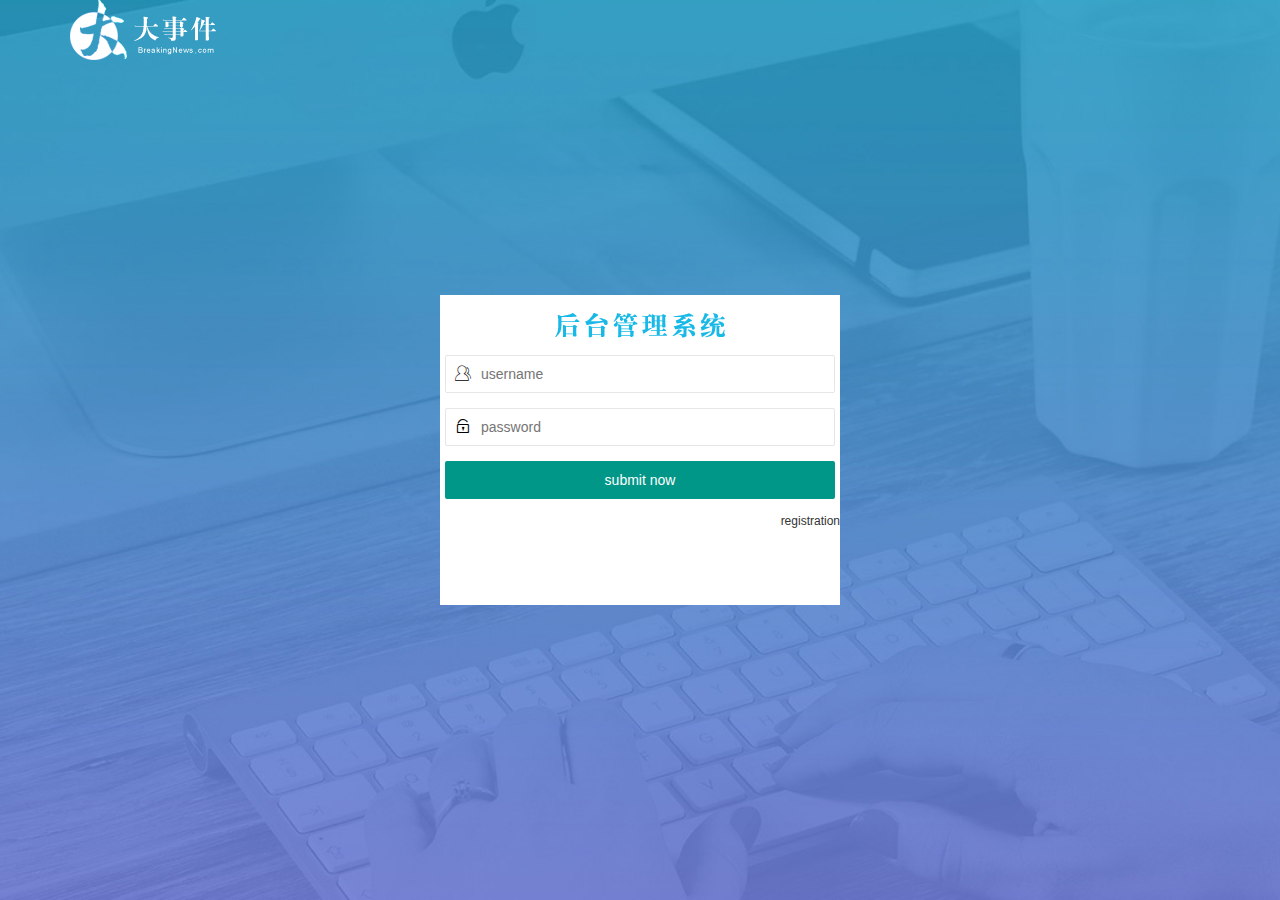
<file: login.html>
<!DOCTYPE html>
<html lang="en">

<head>
    <meta charset="UTF-8">
    <meta http-equiv="X-UA-Compatible" content="IE=edge">
    <meta name="viewport" content="width=device-width, initial-scale=1.0">
    <link rel="stylesheet" href="assets/css/login.css">
    <!-- import layui css modle -->
    <link rel="stylesheet" href="assets/lib/layui/css/layui.css">
    <script src="assets/lib/jquery.js"></script>
    <script src="assets/js/login.js"></script>
    <!-- import layui JS modle -->
    <script src='assets/lib/layui/layui.all.js'></script>
    <title>Document</title>
</head>
<header>
    <div class="layui-main">
        <img src="assets/images/logo.png" alt="">
    </div>
</header>

<body>
    <!-- login area -->
    <div class="loginAndRegBox">
        <div class="title-box"></div>
        <!-- div for login -->
        <div class="login-box">
            <!-- FORM for login -->
            <form class="layui-form" id="form_login">
                <!-- user name -->
                <div class="layui-form-item">
                    <i class="layui-icon layui-icon-user"></i>
                    <input type="text" name="username" required lay-verify="required" placeholder="username" autocomplete="off" class="layui-input">
                </div>
                <!-- password -->
                <div class="layui-form-item">
                    <i class="layui-icon layui-icon-password"></i>
                    <input type="password" name="password" required lay-verify="required|pwd" placeholder="password" autocomplete="off" class="layui-input">
                </div>
                <div class="layui-form-item">
                    <!-- layui-btn-fluid = whole line.  lay-submit = submit button  -->
                    <button class="layui-btn layui-btn-fluid" lay-submit lay-filter="formDemo ">submit now</button>
                </div>
            </form>
            <div class="layui-form-item links">
                <a href="javascript:;" id="link_reg">registration</a>
            </div>
        </div>
        <!-- div for registration -->
        <div class="reg-box">
            <!-- FORM for registration -->
            <form class="layui-form" id="form_reg">
                <!-- user name -->
                <div class="layui-form-item">
                    <i class="layui-icon layui-icon-user"></i>
                    <input type="text" name="username" required lay-verify="required" placeholder="username" autocomplete="off" class="layui-input">
                </div>
                <!-- password -->
                <div class="layui-form-item">
                    <i class="layui-icon layui-icon-password"></i>
                    <input type="password" name="password" required lay-verify="required|pwd" placeholder="new-password" autocomplete="off" class="layui-input">
                </div>
                <div class="layui-form-item">
                    <i class="layui-icon layui-icon-password"></i>
                    <input type="password" name="repassword" required lay-verify="required|pwd|repwd" placeholder="re-password" autocomplete="off" class="layui-input">
                </div>
                <div class="layui-form-item">
                    <!-- layui-btn-fluid = whole line.  lay-submit = submit button  -->
                    <button class="layui-btn layui-btn-fluid" lay-submit lay-filter="formDemo ">submit now</button>
                </div>
            </form>
            <div class="layui-form-item links">
                <a href="javascript:;" id="link_login">login</a>
            </div>
        </div>
    </div>
</body>

</html>
</file>
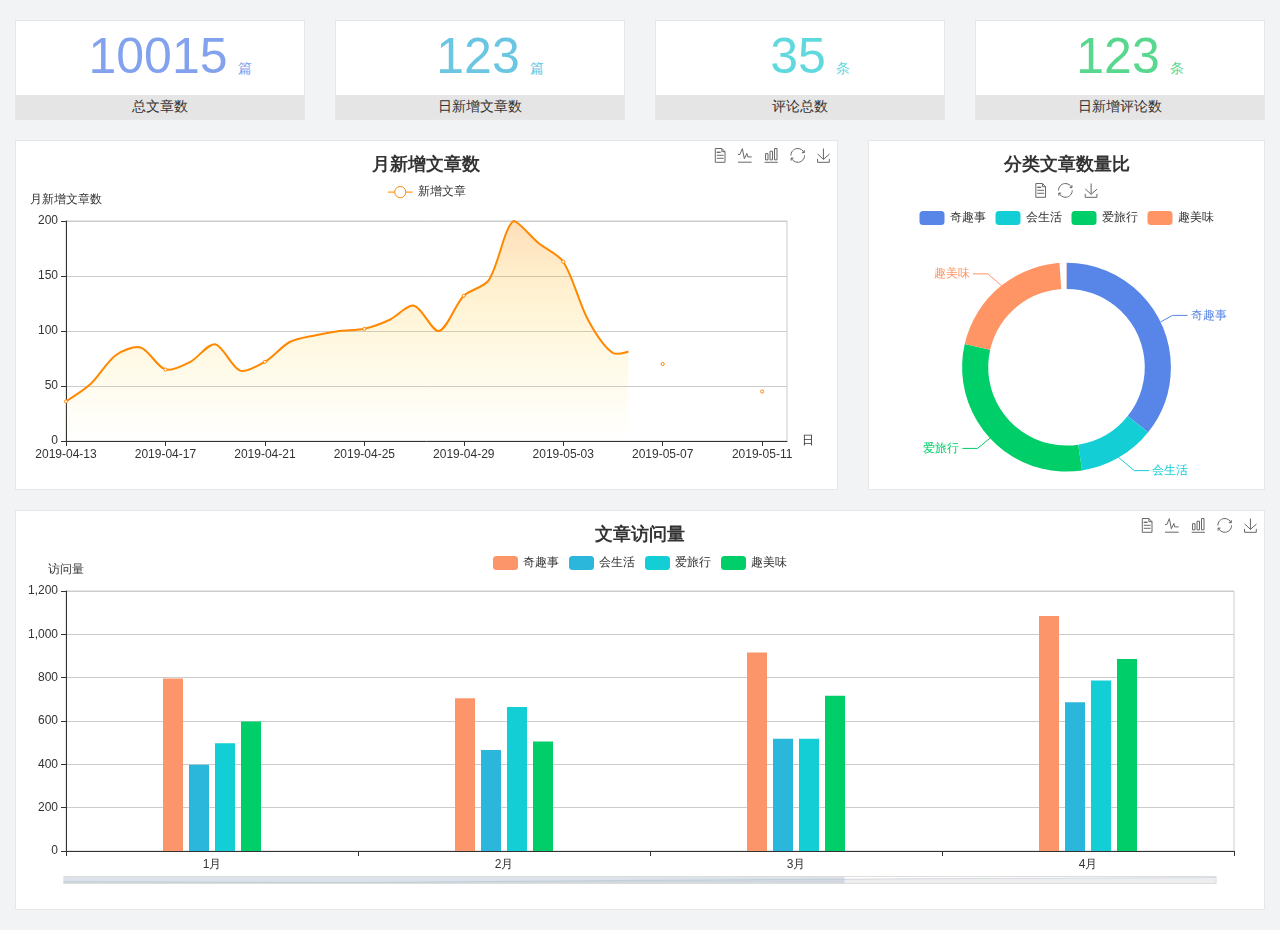
<file: home/dashboard.html>
<!DOCTYPE html>
<html lang="en">

<head>
  <meta charset="UTF-8">
  <meta name="viewport" content="width=device-width, initial-scale=1.0">
  <meta http-equiv="X-UA-Compatible" content="ie=edge">
  <title>图表统计</title>
  <link rel="stylesheet" href="../../assets/lib/bootstrap.css" />
  <link rel="stylesheet" href="../../assets/lib/main.css" />
  <script src="../../assets/lib/jquery.js"></script>
  <script type="text/javascript" src="../../assets/lib/echarts.min.js"></script>
</head>

<body>
  <div class="container-fluid">
    <div class="row spannel_list">
      <div class="col-sm-3 col-xs-6">
        <div class="spannel">
          <em>10015</em><span>篇</span>
          <b>总文章数</b>
        </div>
      </div>
      <div class="col-sm-3 col-xs-6">
        <div class="spannel scolor01">
          <em>123</em><span>篇</span>
          <b>日新增文章数</b>
        </div>
      </div>
      <div class="col-sm-3 col-xs-6">
        <div class="spannel scolor02">
          <em>35</em><span>条</span>
          <b>评论总数</b>
        </div>
      </div>
      <div class="col-sm-3 col-xs-6">
        <div class="spannel scolor03">
          <em>123</em><span>条</span>
          <b>日新增评论数</b>
        </div>
      </div>
    </div>
  </div>

  <div class="container-fluid">
    <div class="row curve-pie">
      <div class="col-lg-8 col-md-8">
        <div class="gragh_pannel" id="curve_show"></div>
      </div>
      <div class="col-lg-4 col-md-4">
        <div class="gragh_pannel" id="pie_show"></div>
      </div>
    </div>
  </div>

  <div class="container-fluid">
    <div class="column_pannel" id="column_show"></div>
  </div>

  <script>
    var oChart = echarts.init(document.getElementById('curve_show'));
    var aList_all = [
      { 'count': 36, 'date': '2019-04-13' },
      { 'count': 52, 'date': '2019-04-14' },
      { 'count': 78, 'date': '2019-04-15' },
      { 'count': 85, 'date': '2019-04-16' },
      { 'count': 65, 'date': '2019-04-17' },
      { 'count': 72, 'date': '2019-04-18' },
      { 'count': 88, 'date': '2019-04-19' },
      { 'count': 64, 'date': '2019-04-20' },
      { 'count': 72, 'date': '2019-04-21' },
      { 'count': 90, 'date': '2019-04-22' },
      { 'count': 96, 'date': '2019-04-23' },
      { 'count': 100, 'date': '2019-04-24' },
      { 'count': 102, 'date': '2019-04-25' },
      { 'count': 110, 'date': '2019-04-26' },
      { 'count': 123, 'date': '2019-04-27' },
      { 'count': 100, 'date': '2019-04-28' },
      { 'count': 132, 'date': '2019-04-29' },
      { 'count': 146, 'date': '2019-04-30' },
      { 'count': 200, 'date': '2019-05-01' },
      { 'count': 180, 'date': '2019-05-02' },
      { 'count': 163, 'date': '2019-05-03' },
      { 'count': 110, 'date': '2019-05-04' },
      { 'count': 80, 'date': '2019-05-05' },
      { 'count': 82, 'date': '2019-05-06' },
      { 'count': 70, 'date': '2019-05-07' },
      { 'count': 65, 'date': '2019-05-08' },
      { 'count': 54, 'date': '2019-05-09' },
      { 'count': 40, 'date': '2019-05-10' },
      { 'count': 45, 'date': '2019-05-11' },
      { 'count': 38, 'date': '2019-05-12' },
    ];

    let aCount = [];
    let aDate = [];

    for (var i = 0; i < aList_all.length; i++) {
      aCount.push(aList_all[i].count);
      aDate.push(aList_all[i].date);
    }

    var chartopt = {
      title: {
        text: '月新增文章数',
        left: 'center',
        top: '10'
      },
      tooltip: {
        trigger: 'axis'
      },
      legend: {
        data: ['新增文章'],
        top: '40'
      },
      toolbox: {
        show: true,
        feature: {
          mark: { show: true },
          dataView: { show: true, readOnly: false },
          magicType: { show: true, type: ['line', 'bar'] },
          restore: { show: true },
          saveAsImage: { show: true }
        }
      },
      calculable: true,
      xAxis: [
        {
          name: '日',
          type: 'category',
          boundaryGap: false,
          data: aDate
        }
      ],
      yAxis: [
        {
          name: '月新增文章数',
          type: 'value'
        }
      ],
      series: [
        {
          name: '新增文章',
          type: 'line',
          smooth: true,
          itemStyle: { normal: { areaStyle: { type: 'default' }, color: '#f80' }, lineStyle: { color: '#f80' } },
          data: aCount
        }],
      areaStyle: {
        normal: {
          color: new echarts.graphic.LinearGradient(0, 0, 0, 1, [{
            offset: 0,
            color: 'rgba(255,136,0,0.39)'
          }, {
            offset: .34,
            color: 'rgba(255,180,0,0.25)'
          }, {
            offset: 1,
            color: 'rgba(255,222,0,0.00)'
          }])

        }
      },
      grid: {
        show: true,
        x: 50,
        x2: 50,
        y: 80,
        height: 220
      }
    };

    oChart.setOption(chartopt);


    var oPie = echarts.init(document.getElementById('pie_show'));
    var oPieopt =
    {
      title: {
        top: 10,
        text: '分类文章数量比',
        x: 'center'
      },
      tooltip: {
        trigger: 'item',
        formatter: "{a} <br/>{b} : {c} ({d}%)"
      },
      color: ['#5885e8', '#13cfd5', '#00ce68', '#ff9565'],
      legend: {
        x: 'center',
        top: 65,
        data: ['奇趣事', '会生活', '爱旅行', '趣美味']
      },
      toolbox: {
        show: true,
        x: 'center',
        top: 35,
        feature: {
          mark: { show: true },
          dataView: { show: true, readOnly: false },
          magicType: {
            show: true,
            type: ['pie', 'funnel'],
            option: {
              funnel: {
                x: '25%',
                width: '50%',
                funnelAlign: 'left',
                max: 1548
              }
            }
          },
          restore: { show: true },
          saveAsImage: { show: true }
        }
      },
      calculable: true,
      series: [
        {
          name: '访问来源',
          type: 'pie',
          radius: ['45%', '60%'],
          center: ['50%', '65%'],
          data: [
            { value: 300, name: '奇趣事' },
            { value: 100, name: '会生活' },
            { value: 260, name: '爱旅行' },
            { value: 180, name: '趣美味' }
          ]
        }
      ]
    };
    oPie.setOption(oPieopt);



    var oColumn = this.echarts.init(document.getElementById('column_show'));
    var oColumnopt =
    {
      title: {
        text: '文章访问量',
        left: 'center',
        top: '10'
      },
      tooltip: {
        trigger: 'axis'
      },
      legend: {
        data: ['奇趣事', '会生活', '爱旅行', '趣美味'],
        top: '40'
      },
      toolbox: {
        show: true,
        feature: {
          mark: { show: true },
          dataView: { show: true, readOnly: false },
          magicType: { show: true, type: ['line', 'bar'] },
          restore: { show: true },
          saveAsImage: { show: true }
        }
      },
      calculable: true,
      xAxis: [
        {
          type: 'category',
          data: ['1月', '2月', '3月', '4月', '5月']
        }
      ],
      yAxis: [
        {
          name: '访问量',
          type: 'value'
        }
      ],
      series: [
        {
          name: '奇趣事',
          type: 'bar',
          barWidth: 20,
          itemStyle: {
            normal: { areaStyle: { type: 'default' }, color: '#fd956a' }
          },
          data: [800, 708, 920, 1090, 1200]
        },
        {
          name: '会生活',
          type: 'bar',
          barWidth: 20,
          itemStyle: {
            normal: { areaStyle: { type: 'default' }, color: '#2bb6db' }
          },
          data: [400, 468, 520, 690, 800]
        },
        {
          name: '爱旅行',
          type: 'bar',
          barWidth: 20,
          itemStyle: {
            normal: { areaStyle: { type: 'default' }, color: '#13cfd5' }
          },
          data: [500, 668, 520, 790, 900]
        },
        {
          name: '趣美味',
          type: 'bar',
          barWidth: 20,
          itemStyle: {
            normal: { areaStyle: { type: 'default' }, color: '#00ce68' }
          },
          data: [600, 508, 720, 890, 1000]
        }
      ],
      grid: {
        show: true,
        x: 50,
        x2: 30,
        y: 80,
        height: 260
      },
      dataZoom: [//给x轴设置滚动条
        {
          start: 0,//默认为0
          end: 100 - 1000 / 31,//默认为100
          type: 'slider',
          show: true,
          xAxisIndex: [0],
          handleSize: 0,//滑动条的 左右2个滑动条的大小
          height: 8,//组件高度
          left: 45, //左边的距离
          right: 50,//右边的距离
          bottom: 26,//右边的距离
          handleColor: '#ddd',//h滑动图标的颜色
          handleStyle: {
            borderColor: "#cacaca",
            borderWidth: "1",
            shadowBlur: 2,
            background: "#ddd",
            shadowColor: "#ddd",
          }
        }]
    };
    oColumn.setOption(oColumnopt);
  </script>
</body>

</html>
</file>
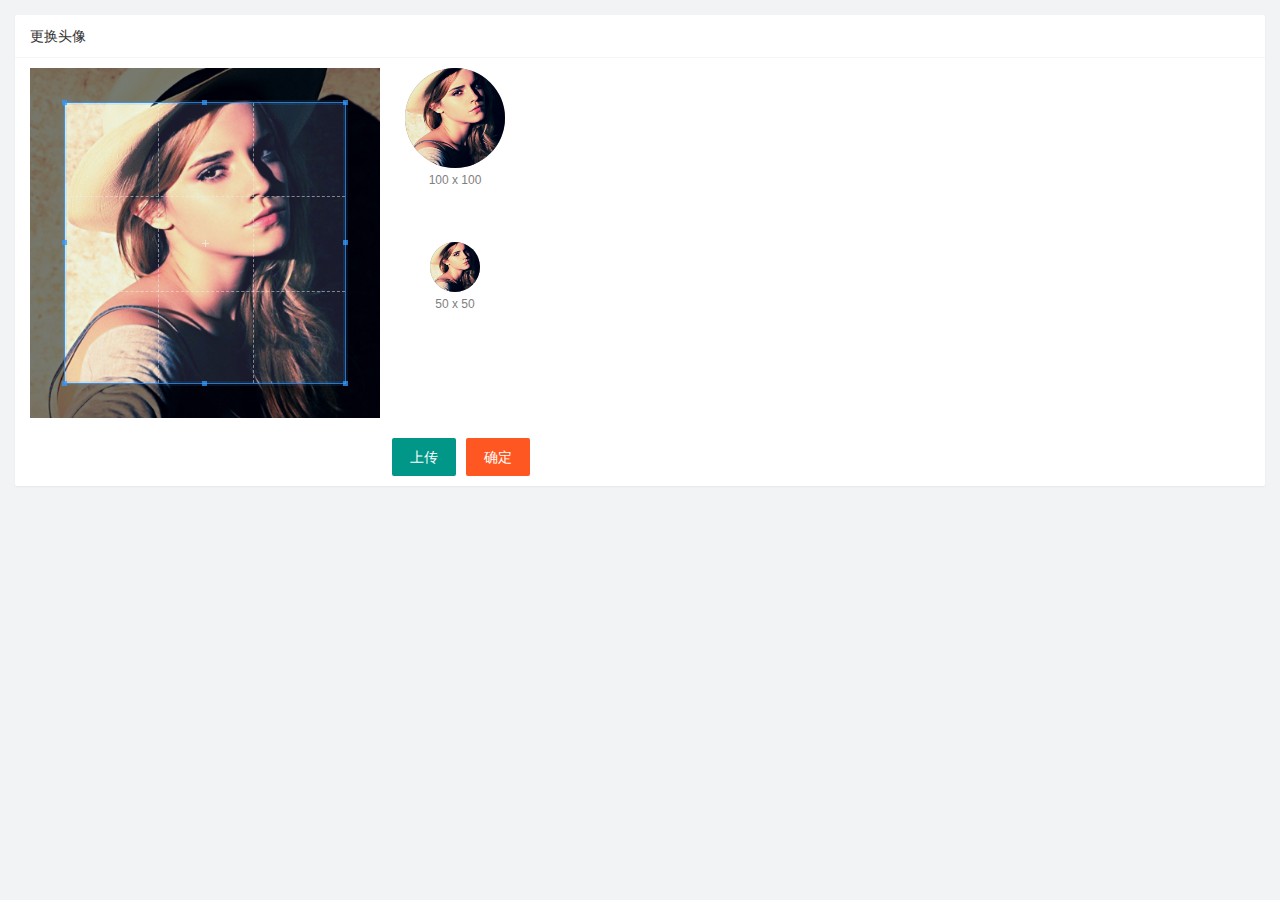
<file: user/user_avatar.html>
<!DOCTYPE html>
<html lang="en">

<head>
    <meta charset="UTF-8" />
    <meta name="viewport" content="width=device-width, initial-scale=1.0" />
    <title>Document</title>
    <link rel="stylesheet" href="../assets/lib/layui/css/layui.css" />
    <link rel="stylesheet" href="../assets/lib/cropper/cropper.css" />
    <link rel="stylesheet" href="../assets/css/user/user_avatar.css" />
</head>

<body>
    <!-- 卡片区域 -->
    <div class="layui-card">
        <div class="layui-card-header">更换头像</div>
        <div class="layui-card-body">
            <!-- 第一行的图片裁剪和预览区域 -->
            <div class="row1">
                <!-- 图片裁剪区域 -->
                <div class="cropper-box">
                    <!-- 这个 img 标签很重要，将来会把它初始化为裁剪区域 -->
                    <img id="image" src="../assets/images/sample.jpg" />
                </div>
                <!-- 图片的预览区域 -->
                <div class="preview-box">
                    <div>
                        <!-- 宽高为 100px 的预览区域 -->
                        <div class="img-preview w100"></div>
                        <p class="size">100 x 100</p>
                    </div>
                    <div>
                        <!-- 宽高为 50px 的预览区域 -->
                        <div class="img-preview w50"></div>
                        <p class="size">50 x 50</p>
                    </div>
                </div>
            </div>

            <!-- 第二行的按钮区域 -->
            <div class="row2">
                <!-- 通过 accept 属性，可以指定，允许用户选择什么类型的文件 -->
                <input type="file" id="file" accept="image/png,image/jpeg" />
                <button type="button" class="layui-btn" id="btnChooseImage">上传</button>
                <button type="button" class="layui-btn layui-btn-danger" id="btnUpload">确定</button>
            </div>
        </div>
    </div>

    <script src="../assets/lib/layui/layui.all.js"></script>
    <script src="../assets/lib/jquery.js"></script>
    <script src="../assets/lib/cropper/Cropper.js"></script>
    <script src="../assets/lib/cropper/jquery-cropper.js"></script>
    <script src="../assets/js/baseAPI.js"></script>
    <script src="../assets/js/user/user_avatar.js"></script>
</body>

</html>
</file>
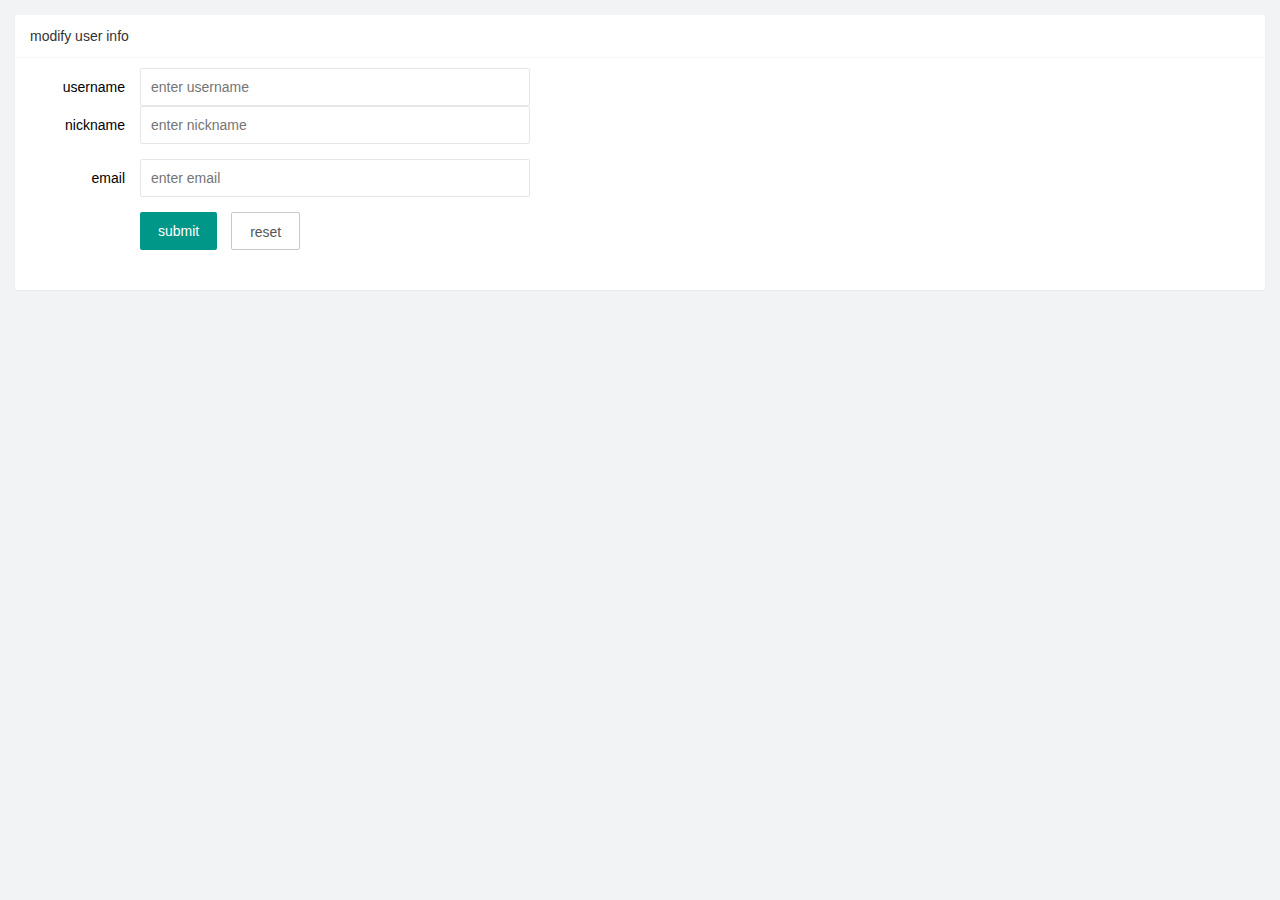
<file: user/user_info.html>
<!DOCTYPE html>
<html lang="en">

<head>
    <meta charset="UTF-8">
    <meta http-equiv="X-UA-Compatible" content="IE=edge">
    <meta name="viewport" content="width=device-width, initial-scale=1.0">
    <title>Document</title>
    <link rel="stylesheet" href="../assets/lib/layui/css/layui.css" />
    <link rel="stylesheet" href="../assets/css/user/user_info.css">
</head>

<body>
    <div class="layui-card">
        <div class="layui-card-header">modify user info</div>
        <div class="layui-card-body">
            <form class="layui-form" lay-filter="formUserInfo">
                <!-- hidden element assignment -->
                <input type="hidden" name="'id" value='' />
                <div class="layui-form-item">
                    <label class="layui-form-label">username</label>
                    <div class="layui-input-block">
                        <input type="text" name="username" required placeholder="enter username" autocomplete="off" class="layui-input" readonly>
                    </div>
                    <div class="layui-form-item">
                        <label class="layui-form-label">nickname</label>
                        <div class="layui-input-block">
                            <input type="text" name="nickname" required lay-verify="required|nickname" placeholder="enter nickname" autocomplete="off" class="layui-input">
                        </div>
                    </div>
                    <div class="layui-form-item">
                        <label class="layui-form-label">email</label>
                        <div class="layui-input-block">
                            <input type="text" name="email" required lay-verify="required|email" placeholder="enter email" autocomplete="off" class="layui-input">
                        </div>
                    </div>
                    <div class="layui-form-item">
                        <div class="layui-input-block">
                            <button class="layui-btn" lay-submit lay-filter="formDemo">submit</button>
                            <button type="reset" class="layui-btn layui-btn-primary" id="'btnReset">reset</button>
                        </div>
                    </div>
            </form>
            </div>
        </div>
        <script src="../assets/lib/layui/layui.all.js"></script>
        <script src="../assets/lib/jquery.js"></script>
        <script src="../assets/js/baseAPI.js"></script>
        <script src="../assets/js/user/user_info.js"></script>
</body>

</html>
</file>
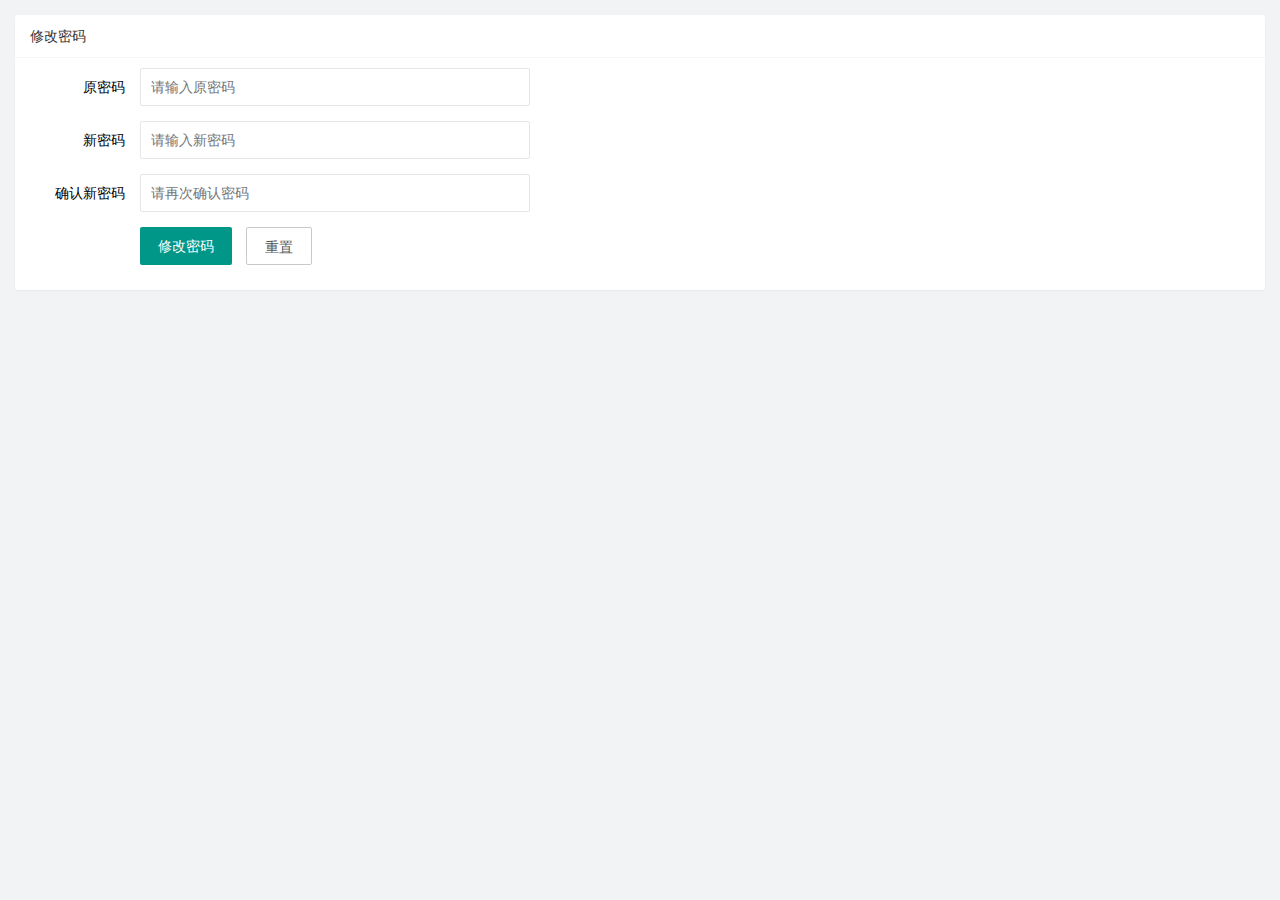
<file: user/user_pwd.html>
<!DOCTYPE html>
<html lang="en">

<head>
    <meta charset="UTF-8" />
    <meta name="viewport" content="width=device-width, initial-scale=1.0" />
    <title>Document</title>
    <link rel="stylesheet" href="../assets/lib/layui/css/layui.css" />
    <link rel="stylesheet" href="../assets/css/user/user_pwd.css" />
</head>

<body>
    <!-- 卡片区域 -->
    <div class="layui-card">
        <div class="layui-card-header">修改密码</div>
        <div class="layui-card-body">
            <form class="layui-form">
                <div class="layui-form-item">
                    <label class="layui-form-label">原密码</label>
                    <div class="layui-input-block">
                        <input type="password" name="oldPwd" required lay-verify="required|pwd" placeholder="请输入原密码" autocomplete="off" class="layui-input" />
                    </div>
                </div>
                <div class="layui-form-item">
                    <label class="layui-form-label">新密码</label>
                    <div class="layui-input-block">
                        <input type="password" name="newPwd" required lay-verify="required|pwd|samePwd" placeholder="请输入新密码" autocomplete="off" class="layui-input" />
                    </div>
                </div>
                <div class="layui-form-item">
                    <label class="layui-form-label">确认新密码</label>
                    <div class="layui-input-block">
                        <input type="password" name="rePwd" required lay-verify="required|pwd|rePwd" placeholder="请再次确认密码" autocomplete="off" class="layui-input" />
                    </div>
                </div>
                <div class="layui-form-item">
                    <div class="layui-input-block">
                        <button class="layui-btn" lay-submit lay-filter="formDemo">修改密码</button>
                        <button type="reset" class="layui-btn layui-btn-primary">重置</button>
                    </div>
                </div>
            </form>
        </div>
    </div>

    <!-- 导入 layui 的 js -->
    <script src="../assets/lib/layui/layui.all.js"></script>
    <!-- 导入 jQuery -->
    <script src="../assets/lib/jquery.js"></script>
    <!-- 导入 baseAPI -->
    <script src="../assets/js/baseAPI.js"></script>
    <!-- 导入自己的 js -->
    <script src="../assets/js/user/user_pwd.js"></script>
</body>

</html>
</file>
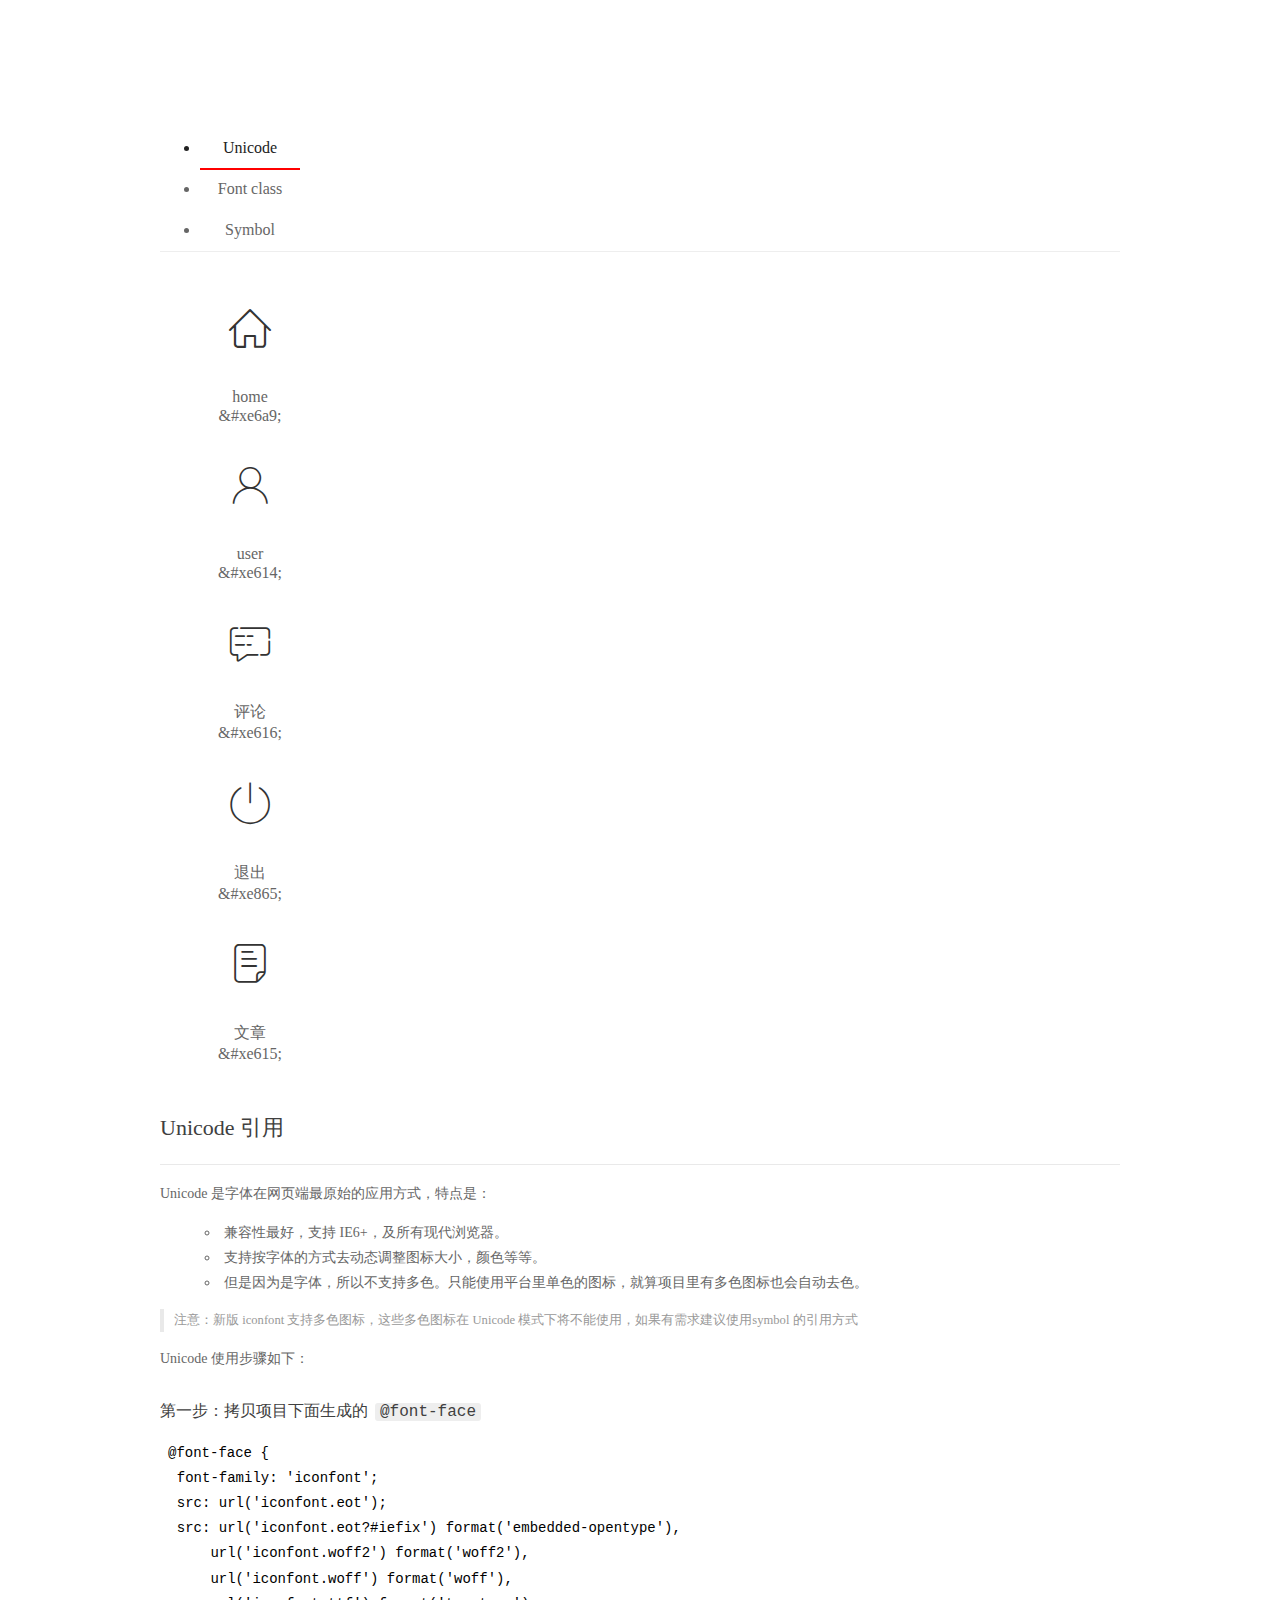
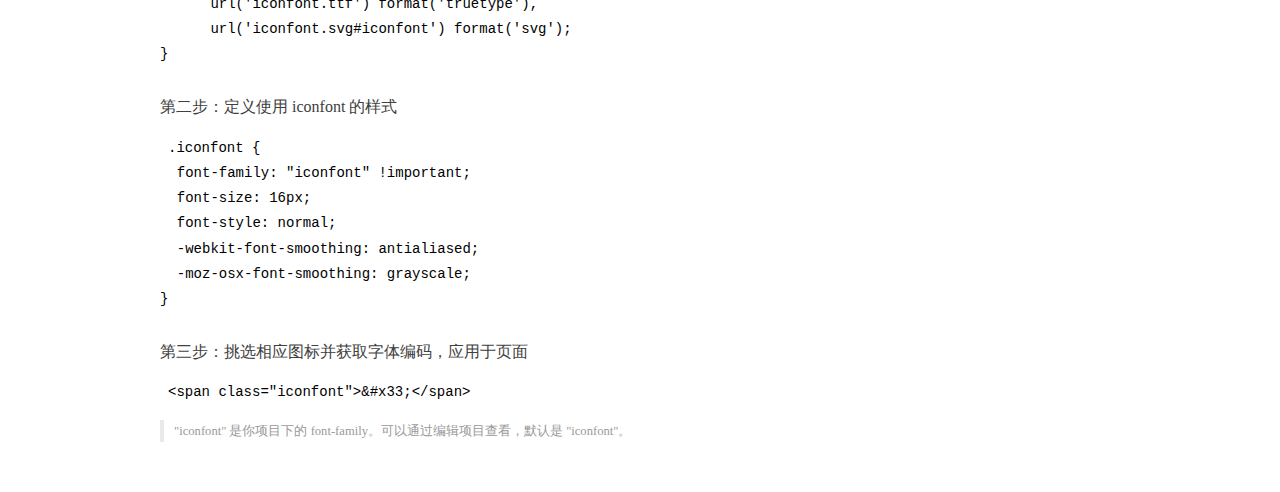
<file: assets/fonts/demo_index.html>
<!DOCTYPE html>
<html>
<head>
  <meta charset="utf-8"/>
  <title>IconFont Demo</title>
  <link rel="shortcut icon" href="https://gtms04.alicdn.com/tps/i4/TB1_oz6GVXXXXaFXpXXJDFnIXXX-64-64.ico" type="image/x-icon"/>
  <link rel="stylesheet" href="https://g.alicdn.com/thx/cube/1.3.2/cube.min.css">
  <link rel="stylesheet" href="demo.css">
  <link rel="stylesheet" href="iconfont.css">
  <script src="iconfont.js"></script>
  <!-- jQuery -->
  <script src="https://a1.alicdn.com/oss/uploads/2018/12/26/7bfddb60-08e8-11e9-9b04-53e73bb6408b.js"></script>
  <!-- 代码高亮 -->
  <script src="https://a1.alicdn.com/oss/uploads/2018/12/26/a3f714d0-08e6-11e9-8a15-ebf944d7534c.js"></script>
</head>
<body>
  <div class="main">
    <h1 class="logo"><a href="https://www.iconfont.cn/" title="iconfont 首页" target="_blank">&#xe86b;</a></h1>
    <div class="nav-tabs">
      <ul id="tabs" class="dib-box">
        <li class="dib active"><span>Unicode</span></li>
        <li class="dib"><span>Font class</span></li>
        <li class="dib"><span>Symbol</span></li>
      </ul>
      
    </div>
    <div class="tab-container">
      <div class="content unicode" style="display: block;">
          <ul class="icon_lists dib-box">
          
            <li class="dib">
              <span class="icon iconfont">&#xe6a9;</span>
                <div class="name">home</div>
                <div class="code-name">&amp;#xe6a9;</div>
              </li>
          
            <li class="dib">
              <span class="icon iconfont">&#xe614;</span>
                <div class="name">user</div>
                <div class="code-name">&amp;#xe614;</div>
              </li>
          
            <li class="dib">
              <span class="icon iconfont">&#xe616;</span>
                <div class="name">评论</div>
                <div class="code-name">&amp;#xe616;</div>
              </li>
          
            <li class="dib">
              <span class="icon iconfont">&#xe865;</span>
                <div class="name">退出</div>
                <div class="code-name">&amp;#xe865;</div>
              </li>
          
            <li class="dib">
              <span class="icon iconfont">&#xe615;</span>
                <div class="name">文章</div>
                <div class="code-name">&amp;#xe615;</div>
              </li>
          
          </ul>
          <div class="article markdown">
          <h2 id="unicode-">Unicode 引用</h2>
          <hr>

          <p>Unicode 是字体在网页端最原始的应用方式，特点是：</p>
          <ul>
            <li>兼容性最好，支持 IE6+，及所有现代浏览器。</li>
            <li>支持按字体的方式去动态调整图标大小，颜色等等。</li>
            <li>但是因为是字体，所以不支持多色。只能使用平台里单色的图标，就算项目里有多色图标也会自动去色。</li>
          </ul>
          <blockquote>
            <p>注意：新版 iconfont 支持多色图标，这些多色图标在 Unicode 模式下将不能使用，如果有需求建议使用symbol 的引用方式</p>
          </blockquote>
          <p>Unicode 使用步骤如下：</p>
          <h3 id="-font-face">第一步：拷贝项目下面生成的 <code>@font-face</code></h3>
<pre><code class="language-css"
>@font-face {
  font-family: 'iconfont';
  src: url('iconfont.eot');
  src: url('iconfont.eot?#iefix') format('embedded-opentype'),
      url('iconfont.woff2') format('woff2'),
      url('iconfont.woff') format('woff'),
      url('iconfont.ttf') format('truetype'),
      url('iconfont.svg#iconfont') format('svg');
}
</code></pre>
          <h3 id="-iconfont-">第二步：定义使用 iconfont 的样式</h3>
<pre><code class="language-css"
>.iconfont {
  font-family: "iconfont" !important;
  font-size: 16px;
  font-style: normal;
  -webkit-font-smoothing: antialiased;
  -moz-osx-font-smoothing: grayscale;
}
</code></pre>
          <h3 id="-">第三步：挑选相应图标并获取字体编码，应用于页面</h3>
<pre>
<code class="language-html"
>&lt;span class="iconfont"&gt;&amp;#x33;&lt;/span&gt;
</code></pre>
          <blockquote>
            <p>"iconfont" 是你项目下的 font-family。可以通过编辑项目查看，默认是 "iconfont"。</p>
          </blockquote>
          </div>
      </div>
      <div class="content font-class">
        <ul class="icon_lists dib-box">
          
          <li class="dib">
            <span class="icon iconfont icon-home"></span>
            <div class="name">
              home
            </div>
            <div class="code-name">.icon-home
            </div>
          </li>
          
          <li class="dib">
            <span class="icon iconfont icon-user"></span>
            <div class="name">
              user
            </div>
            <div class="code-name">.icon-user
            </div>
          </li>
          
          <li class="dib">
            <span class="icon iconfont icon-pinglun"></span>
            <div class="name">
              评论
            </div>
            <div class="code-name">.icon-pinglun
            </div>
          </li>
          
          <li class="dib">
            <span class="icon iconfont icon-tuichu"></span>
            <div class="name">
              退出
            </div>
            <div class="code-name">.icon-tuichu
            </div>
          </li>
          
          <li class="dib">
            <span class="icon iconfont icon-16"></span>
            <div class="name">
              文章
            </div>
            <div class="code-name">.icon-16
            </div>
          </li>
          
        </ul>
        <div class="article markdown">
        <h2 id="font-class-">font-class 引用</h2>
        <hr>

        <p>font-class 是 Unicode 使用方式的一种变种，主要是解决 Unicode 书写不直观，语意不明确的问题。</p>
        <p>与 Unicode 使用方式相比，具有如下特点：</p>
        <ul>
          <li>兼容性良好，支持 IE8+，及所有现代浏览器。</li>
          <li>相比于 Unicode 语意明确，书写更直观。可以很容易分辨这个 icon 是什么。</li>
          <li>因为使用 class 来定义图标，所以当要替换图标时，只需要修改 class 里面的 Unicode 引用。</li>
          <li>不过因为本质上还是使用的字体，所以多色图标还是不支持的。</li>
        </ul>
        <p>使用步骤如下：</p>
        <h3 id="-fontclass-">第一步：引入项目下面生成的 fontclass 代码：</h3>
<pre><code class="language-html">&lt;link rel="stylesheet" href="./iconfont.css"&gt;
</code></pre>
        <h3 id="-">第二步：挑选相应图标并获取类名，应用于页面：</h3>
<pre><code class="language-html">&lt;span class="iconfont icon-xxx"&gt;&lt;/span&gt;
</code></pre>
        <blockquote>
          <p>"
            iconfont" 是你项目下的 font-family。可以通过编辑项目查看，默认是 "iconfont"。</p>
        </blockquote>
      </div>
      </div>
      <div class="content symbol">
          <ul class="icon_lists dib-box">
          
            <li class="dib">
                <svg class="icon svg-icon" aria-hidden="true">
                  <use xlink:href="#icon-home"></use>
                </svg>
                <div class="name">home</div>
                <div class="code-name">#icon-home</div>
            </li>
          
            <li class="dib">
                <svg class="icon svg-icon" aria-hidden="true">
                  <use xlink:href="#icon-user"></use>
                </svg>
                <div class="name">user</div>
                <div class="code-name">#icon-user</div>
            </li>
          
            <li class="dib">
                <svg class="icon svg-icon" aria-hidden="true">
                  <use xlink:href="#icon-pinglun"></use>
                </svg>
                <div class="name">评论</div>
                <div class="code-name">#icon-pinglun</div>
            </li>
          
            <li class="dib">
                <svg class="icon svg-icon" aria-hidden="true">
                  <use xlink:href="#icon-tuichu"></use>
                </svg>
                <div class="name">退出</div>
                <div class="code-name">#icon-tuichu</div>
            </li>
          
            <li class="dib">
                <svg class="icon svg-icon" aria-hidden="true">
                  <use xlink:href="#icon-16"></use>
                </svg>
                <div class="name">文章</div>
                <div class="code-name">#icon-16</div>
            </li>
          
          </ul>
          <div class="article markdown">
          <h2 id="symbol-">Symbol 引用</h2>
          <hr>

          <p>这是一种全新的使用方式，应该说这才是未来的主流，也是平台目前推荐的用法。相关介绍可以参考这篇<a href="">文章</a>
            这种用法其实是做了一个 SVG 的集合，与另外两种相比具有如下特点：</p>
          <ul>
            <li>支持多色图标了，不再受单色限制。</li>
            <li>通过一些技巧，支持像字体那样，通过 <code>font-size</code>, <code>color</code> 来调整样式。</li>
            <li>兼容性较差，支持 IE9+，及现代浏览器。</li>
            <li>浏览器渲染 SVG 的性能一般，还不如 png。</li>
          </ul>
          <p>使用步骤如下：</p>
          <h3 id="-symbol-">第一步：引入项目下面生成的 symbol 代码：</h3>
<pre><code class="language-html">&lt;script src="./iconfont.js"&gt;&lt;/script&gt;
</code></pre>
          <h3 id="-css-">第二步：加入通用 CSS 代码（引入一次就行）：</h3>
<pre><code class="language-html">&lt;style&gt;
.icon {
  width: 1em;
  height: 1em;
  vertical-align: -0.15em;
  fill: currentColor;
  overflow: hidden;
}
&lt;/style&gt;
</code></pre>
          <h3 id="-">第三步：挑选相应图标并获取类名，应用于页面：</h3>
<pre><code class="language-html">&lt;svg class="icon" aria-hidden="true"&gt;
  &lt;use xlink:href="#icon-xxx"&gt;&lt;/use&gt;
&lt;/svg&gt;
</code></pre>
          </div>
      </div>

    </div>
  </div>
  <script>
  $(document).ready(function () {
      $('.tab-container .content:first').show()

      $('#tabs li').click(function (e) {
        var tabContent = $('.tab-container .content')
        var index = $(this).index()

        if ($(this).hasClass('active')) {
          return
        } else {
          $('#tabs li').removeClass('active')
          $(this).addClass('active')

          tabContent.hide().eq(index).fadeIn()
        }
      })
    })
  </script>
</body>
</html>
</file>
<file: assets/css/login.css>
html,
body {
    margin: 0;
    padding: 0;
    height: 100%;
    width: 100%;
    background: url('../images/login_bg.jpg') no-repeat center;
    background-size: cover;
    /* FULL IMAGE */
}

.loginAndRegBox {
    width: 400px;
    height: 310px;
    background-color: white;
    position: absolute;
    left: 50%;
    top: 50%;
    transform: translate(-50%, -50%);
}

.title-box {
    height: 60px;
    background: url('../images/login_title.png')no-repeat center;
}

.reg-box {
    display: none;
}

.layui-form {
    /* top buttom 0, left right 5px */
    padding: 0 5px;
}

.links {
    display: flex;
    justify-content: flex-end;
}

.links a {
    font-size: 12px;
}

.layui-form-item {
    position: relative;
}

.layui-icon {
    position: absolute;
    left: 10px;
    top: 10px;
}

.layui-form-item .layui-input {
    padding-left: 35px;
}
</file>
<file: assets/lib/layui/css/layui.css>
/** layui-v2.5.5 MIT License By https://www.layui.com */
 .layui-inline,img{display:inline-block;vertical-align:middle}h1,h2,h3,h4,h5,h6{font-weight:400}.layui-edge,.layui-header,.layui-inline,.layui-main{position:relative}.layui-body,.layui-edge,.layui-elip{overflow:hidden}.layui-btn,.layui-edge,.layui-inline,img{vertical-align:middle}.layui-btn,.layui-disabled,.layui-icon,.layui-unselect{-moz-user-select:none;-webkit-user-select:none;-ms-user-select:none}.layui-elip,.layui-form-checkbox span,.layui-form-pane .layui-form-label{text-overflow:ellipsis;white-space:nowrap}.layui-breadcrumb,.layui-tree-btnGroup{visibility:hidden}blockquote,body,button,dd,div,dl,dt,form,h1,h2,h3,h4,h5,h6,input,li,ol,p,pre,td,textarea,th,ul{margin:0;padding:0;-webkit-tap-highlight-color:rgba(0,0,0,0)}a:active,a:hover{outline:0}img{border:none}li{list-style:none}table{border-collapse:collapse;border-spacing:0}h4,h5,h6{font-size:100%}button,input,optgroup,option,select,textarea{font-family:inherit;font-size:inherit;font-style:inherit;font-weight:inherit;outline:0}pre{white-space:pre-wrap;white-space:-moz-pre-wrap;white-space:-pre-wrap;white-space:-o-pre-wrap;word-wrap:break-word}body{line-height:24px;font:14px Helvetica Neue,Helvetica,PingFang SC,Tahoma,Arial,sans-serif}hr{height:1px;margin:10px 0;border:0;clear:both}a{color:#333;text-decoration:none}a:hover{color:#777}a cite{font-style:normal;*cursor:pointer}.layui-border-box,.layui-border-box *{box-sizing:border-box}.layui-box,.layui-box *{box-sizing:content-box}.layui-clear{clear:both;*zoom:1}.layui-clear:after{content:'\20';clear:both;*zoom:1;display:block;height:0}.layui-inline{*display:inline;*zoom:1}.layui-edge{display:inline-block;width:0;height:0;border-width:6px;border-style:dashed;border-color:transparent}.layui-edge-top{top:-4px;border-bottom-color:#999;border-bottom-style:solid}.layui-edge-right{border-left-color:#999;border-left-style:solid}.layui-edge-bottom{top:2px;border-top-color:#999;border-top-style:solid}.layui-edge-left{border-right-color:#999;border-right-style:solid}.layui-disabled,.layui-disabled:hover{color:#d2d2d2!important;cursor:not-allowed!important}.layui-circle{border-radius:100%}.layui-show{display:block!important}.layui-hide{display:none!important}@font-face{font-family:layui-icon;src:url(../font/iconfont.eot?v=250);src:url(../font/iconfont.eot?v=250#iefix) format('embedded-opentype'),url(../font/iconfont.woff2?v=250) format('woff2'),url(../font/iconfont.woff?v=250) format('woff'),url(../font/iconfont.ttf?v=250) format('truetype'),url(../font/iconfont.svg?v=250#layui-icon) format('svg')}.layui-icon{font-family:layui-icon!important;font-size:16px;font-style:normal;-webkit-font-smoothing:antialiased;-moz-osx-font-smoothing:grayscale}.layui-icon-reply-fill:before{content:"\e611"}.layui-icon-set-fill:before{content:"\e614"}.layui-icon-menu-fill:before{content:"\e60f"}.layui-icon-search:before{content:"\e615"}.layui-icon-share:before{content:"\e641"}.layui-icon-set-sm:before{content:"\e620"}.layui-icon-engine:before{content:"\e628"}.layui-icon-close:before{content:"\1006"}.layui-icon-close-fill:before{content:"\1007"}.layui-icon-chart-screen:before{content:"\e629"}.layui-icon-star:before{content:"\e600"}.layui-icon-circle-dot:before{content:"\e617"}.layui-icon-chat:before{content:"\e606"}.layui-icon-release:before{content:"\e609"}.layui-icon-list:before{content:"\e60a"}.layui-icon-chart:before{content:"\e62c"}.layui-icon-ok-circle:before{content:"\1005"}.layui-icon-layim-theme:before{content:"\e61b"}.layui-icon-table:before{content:"\e62d"}.layui-icon-right:before{content:"\e602"}.layui-icon-left:before{content:"\e603"}.layui-icon-cart-simple:before{content:"\e698"}.layui-icon-face-cry:before{content:"\e69c"}.layui-icon-face-smile:before{content:"\e6af"}.layui-icon-survey:before{content:"\e6b2"}.layui-icon-tree:before{content:"\e62e"}.layui-icon-upload-circle:before{content:"\e62f"}.layui-icon-add-circle:before{content:"\e61f"}.layui-icon-download-circle:before{content:"\e601"}.layui-icon-templeate-1:before{content:"\e630"}.layui-icon-util:before{content:"\e631"}.layui-icon-face-surprised:before{content:"\e664"}.layui-icon-edit:before{content:"\e642"}.layui-icon-speaker:before{content:"\e645"}.layui-icon-down:before{content:"\e61a"}.layui-icon-file:before{content:"\e621"}.layui-icon-layouts:before{content:"\e632"}.layui-icon-rate-half:before{content:"\e6c9"}.layui-icon-add-circle-fine:before{content:"\e608"}.layui-icon-prev-circle:before{content:"\e633"}.layui-icon-read:before{content:"\e705"}.layui-icon-404:before{content:"\e61c"}.layui-icon-carousel:before{content:"\e634"}.layui-icon-help:before{content:"\e607"}.layui-icon-code-circle:before{content:"\e635"}.layui-icon-water:before{content:"\e636"}.layui-icon-username:before{content:"\e66f"}.layui-icon-find-fill:before{content:"\e670"}.layui-icon-about:before{content:"\e60b"}.layui-icon-location:before{content:"\e715"}.layui-icon-up:before{content:"\e619"}.layui-icon-pause:before{content:"\e651"}.layui-icon-date:before{content:"\e637"}.layui-icon-layim-uploadfile:before{content:"\e61d"}.layui-icon-delete:before{content:"\e640"}.layui-icon-play:before{content:"\e652"}.layui-icon-top:before{content:"\e604"}.layui-icon-friends:before{content:"\e612"}.layui-icon-refresh-3:before{content:"\e9aa"}.layui-icon-ok:before{content:"\e605"}.layui-icon-layer:before{content:"\e638"}.layui-icon-face-smile-fine:before{content:"\e60c"}.layui-icon-dollar:before{content:"\e659"}.layui-icon-group:before{content:"\e613"}.layui-icon-layim-download:before{content:"\e61e"}.layui-icon-picture-fine:before{content:"\e60d"}.layui-icon-link:before{content:"\e64c"}.layui-icon-diamond:before{content:"\e735"}.layui-icon-log:before{content:"\e60e"}.layui-icon-rate-solid:before{content:"\e67a"}.layui-icon-fonts-del:before{content:"\e64f"}.layui-icon-unlink:before{content:"\e64d"}.layui-icon-fonts-clear:before{content:"\e639"}.layui-icon-triangle-r:before{content:"\e623"}.layui-icon-circle:before{content:"\e63f"}.layui-icon-radio:before{content:"\e643"}.layui-icon-align-center:before{content:"\e647"}.layui-icon-align-right:before{content:"\e648"}.layui-icon-align-left:before{content:"\e649"}.layui-icon-loading-1:before{content:"\e63e"}.layui-icon-return:before{content:"\e65c"}.layui-icon-fonts-strong:before{content:"\e62b"}.layui-icon-upload:before{content:"\e67c"}.layui-icon-dialogue:before{content:"\e63a"}.layui-icon-video:before{content:"\e6ed"}.layui-icon-headset:before{content:"\e6fc"}.layui-icon-cellphone-fine:before{content:"\e63b"}.layui-icon-add-1:before{content:"\e654"}.layui-icon-face-smile-b:before{content:"\e650"}.layui-icon-fonts-html:before{content:"\e64b"}.layui-icon-form:before{content:"\e63c"}.layui-icon-cart:before{content:"\e657"}.layui-icon-camera-fill:before{content:"\e65d"}.layui-icon-tabs:before{content:"\e62a"}.layui-icon-fonts-code:before{content:"\e64e"}.layui-icon-fire:before{content:"\e756"}.layui-icon-set:before{content:"\e716"}.layui-icon-fonts-u:before{content:"\e646"}.layui-icon-triangle-d:before{content:"\e625"}.layui-icon-tips:before{content:"\e702"}.layui-icon-picture:before{content:"\e64a"}.layui-icon-more-vertical:before{content:"\e671"}.layui-icon-flag:before{content:"\e66c"}.layui-icon-loading:before{content:"\e63d"}.layui-icon-fonts-i:before{content:"\e644"}.layui-icon-refresh-1:before{content:"\e666"}.layui-icon-rmb:before{content:"\e65e"}.layui-icon-home:before{content:"\e68e"}.layui-icon-user:before{content:"\e770"}.layui-icon-notice:before{content:"\e667"}.layui-icon-login-weibo:before{content:"\e675"}.layui-icon-voice:before{content:"\e688"}.layui-icon-upload-drag:before{content:"\e681"}.layui-icon-login-qq:before{content:"\e676"}.layui-icon-snowflake:before{content:"\e6b1"}.layui-icon-file-b:before{content:"\e655"}.layui-icon-template:before{content:"\e663"}.layui-icon-auz:before{content:"\e672"}.layui-icon-console:before{content:"\e665"}.layui-icon-app:before{content:"\e653"}.layui-icon-prev:before{content:"\e65a"}.layui-icon-website:before{content:"\e7ae"}.layui-icon-next:before{content:"\e65b"}.layui-icon-component:before{content:"\e857"}.layui-icon-more:before{content:"\e65f"}.layui-icon-login-wechat:before{content:"\e677"}.layui-icon-shrink-right:before{content:"\e668"}.layui-icon-spread-left:before{content:"\e66b"}.layui-icon-camera:before{content:"\e660"}.layui-icon-note:before{content:"\e66e"}.layui-icon-refresh:before{content:"\e669"}.layui-icon-female:before{content:"\e661"}.layui-icon-male:before{content:"\e662"}.layui-icon-password:before{content:"\e673"}.layui-icon-senior:before{content:"\e674"}.layui-icon-theme:before{content:"\e66a"}.layui-icon-tread:before{content:"\e6c5"}.layui-icon-praise:before{content:"\e6c6"}.layui-icon-star-fill:before{content:"\e658"}.layui-icon-rate:before{content:"\e67b"}.layui-icon-template-1:before{content:"\e656"}.layui-icon-vercode:before{content:"\e679"}.layui-icon-cellphone:before{content:"\e678"}.layui-icon-screen-full:before{content:"\e622"}.layui-icon-screen-restore:before{content:"\e758"}.layui-icon-cols:before{content:"\e610"}.layui-icon-export:before{content:"\e67d"}.layui-icon-print:before{content:"\e66d"}.layui-icon-slider:before{content:"\e714"}.layui-icon-addition:before{content:"\e624"}.layui-icon-subtraction:before{content:"\e67e"}.layui-icon-service:before{content:"\e626"}.layui-icon-transfer:before{content:"\e691"}.layui-main{width:1140px;margin:0 auto}.layui-header{z-index:1000;height:60px}.layui-header a:hover{transition:all .5s;-webkit-transition:all .5s}.layui-side{position:fixed;left:0;top:0;bottom:0;z-index:999;width:200px;overflow-x:hidden}.layui-side-scroll{position:relative;width:220px;height:100%;overflow-x:hidden}.layui-body{position:absolute;left:200px;right:0;top:0;bottom:0;z-index:998;width:auto;overflow-y:auto;box-sizing:border-box}.layui-layout-body{overflow:hidden}.layui-layout-admin .layui-header{background-color:#23262E}.layui-layout-admin .layui-side{top:60px;width:200px;overflow-x:hidden}.layui-layout-admin .layui-body{position:fixed;top:60px;bottom:44px}.layui-layout-admin .layui-main{width:auto;margin:0 15px}.layui-layout-admin .layui-footer{position:fixed;left:200px;right:0;bottom:0;height:44px;line-height:44px;padding:0 15px;background-color:#eee}.layui-layout-admin .layui-logo{position:absolute;left:0;top:0;width:200px;height:100%;line-height:60px;text-align:center;color:#009688;font-size:16px}.layui-layout-admin .layui-header .layui-nav{background:0 0}.layui-layout-left{position:absolute!important;left:200px;top:0}.layui-layout-right{position:absolute!important;right:0;top:0}.layui-container{position:relative;margin:0 auto;padding:0 15px;box-sizing:border-box}.layui-fluid{position:relative;margin:0 auto;padding:0 15px}.layui-row:after,.layui-row:before{content:'';display:block;clear:both}.layui-col-lg1,.layui-col-lg10,.layui-col-lg11,.layui-col-lg12,.layui-col-lg2,.layui-col-lg3,.layui-col-lg4,.layui-col-lg5,.layui-col-lg6,.layui-col-lg7,.layui-col-lg8,.layui-col-lg9,.layui-col-md1,.layui-col-md10,.layui-col-md11,.layui-col-md12,.layui-col-md2,.layui-col-md3,.layui-col-md4,.layui-col-md5,.layui-col-md6,.layui-col-md7,.layui-col-md8,.layui-col-md9,.layui-col-sm1,.layui-col-sm10,.layui-col-sm11,.layui-col-sm12,.layui-col-sm2,.layui-col-sm3,.layui-col-sm4,.layui-col-sm5,.layui-col-sm6,.layui-col-sm7,.layui-col-sm8,.layui-col-sm9,.layui-col-xs1,.layui-col-xs10,.layui-col-xs11,.layui-col-xs12,.layui-col-xs2,.layui-col-xs3,.layui-col-xs4,.layui-col-xs5,.layui-col-xs6,.layui-col-xs7,.layui-col-xs8,.layui-col-xs9{position:relative;display:block;box-sizing:border-box}.layui-col-xs1,.layui-col-xs10,.layui-col-xs11,.layui-col-xs12,.layui-col-xs2,.layui-col-xs3,.layui-col-xs4,.layui-col-xs5,.layui-col-xs6,.layui-col-xs7,.layui-col-xs8,.layui-col-xs9{float:left}.layui-col-xs1{width:8.33333333%}.layui-col-xs2{width:16.66666667%}.layui-col-xs3{width:25%}.layui-col-xs4{width:33.33333333%}.layui-col-xs5{width:41.66666667%}.layui-col-xs6{width:50%}.layui-col-xs7{width:58.33333333%}.layui-col-xs8{width:66.66666667%}.layui-col-xs9{width:75%}.layui-col-xs10{width:83.33333333%}.layui-col-xs11{width:91.66666667%}.layui-col-xs12{width:100%}.layui-col-xs-offset1{margin-left:8.33333333%}.layui-col-xs-offset2{margin-left:16.66666667%}.layui-col-xs-offset3{margin-left:25%}.layui-col-xs-offset4{margin-left:33.33333333%}.layui-col-xs-offset5{margin-left:41.66666667%}.layui-col-xs-offset6{margin-left:50%}.layui-col-xs-offset7{margin-left:58.33333333%}.layui-col-xs-offset8{margin-left:66.66666667%}.layui-col-xs-offset9{margin-left:75%}.layui-col-xs-offset10{margin-left:83.33333333%}.layui-col-xs-offset11{margin-left:91.66666667%}.layui-col-xs-offset12{margin-left:100%}@media screen and (max-width:768px){.layui-hide-xs{display:none!important}.layui-show-xs-block{display:block!important}.layui-show-xs-inline{display:inline!important}.layui-show-xs-inline-block{display:inline-block!important}}@media screen and (min-width:768px){.layui-container{width:750px}.layui-hide-sm{display:none!important}.layui-show-sm-block{display:block!important}.layui-show-sm-inline{display:inline!important}.layui-show-sm-inline-block{display:inline-block!important}.layui-col-sm1,.layui-col-sm10,.layui-col-sm11,.layui-col-sm12,.layui-col-sm2,.layui-col-sm3,.layui-col-sm4,.layui-col-sm5,.layui-col-sm6,.layui-col-sm7,.layui-col-sm8,.layui-col-sm9{float:left}.layui-col-sm1{width:8.33333333%}.layui-col-sm2{width:16.66666667%}.layui-col-sm3{width:25%}.layui-col-sm4{width:33.33333333%}.layui-col-sm5{width:41.66666667%}.layui-col-sm6{width:50%}.layui-col-sm7{width:58.33333333%}.layui-col-sm8{width:66.66666667%}.layui-col-sm9{width:75%}.layui-col-sm10{width:83.33333333%}.layui-col-sm11{width:91.66666667%}.layui-col-sm12{width:100%}.layui-col-sm-offset1{margin-left:8.33333333%}.layui-col-sm-offset2{margin-left:16.66666667%}.layui-col-sm-offset3{margin-left:25%}.layui-col-sm-offset4{margin-left:33.33333333%}.layui-col-sm-offset5{margin-left:41.66666667%}.layui-col-sm-offset6{margin-left:50%}.layui-col-sm-offset7{margin-left:58.33333333%}.layui-col-sm-offset8{margin-left:66.66666667%}.layui-col-sm-offset9{margin-left:75%}.layui-col-sm-offset10{margin-left:83.33333333%}.layui-col-sm-offset11{margin-left:91.66666667%}.layui-col-sm-offset12{margin-left:100%}}@media screen and (min-width:992px){.layui-container{width:970px}.layui-hide-md{display:none!important}.layui-show-md-block{display:block!important}.layui-show-md-inline{display:inline!important}.layui-show-md-inline-block{display:inline-block!important}.layui-col-md1,.layui-col-md10,.layui-col-md11,.layui-col-md12,.layui-col-md2,.layui-col-md3,.layui-col-md4,.layui-col-md5,.layui-col-md6,.layui-col-md7,.layui-col-md8,.layui-col-md9{float:left}.layui-col-md1{width:8.33333333%}.layui-col-md2{width:16.66666667%}.layui-col-md3{width:25%}.layui-col-md4{width:33.33333333%}.layui-col-md5{width:41.66666667%}.layui-col-md6{width:50%}.layui-col-md7{width:58.33333333%}.layui-col-md8{width:66.66666667%}.layui-col-md9{width:75%}.layui-col-md10{width:83.33333333%}.layui-col-md11{width:91.66666667%}.layui-col-md12{width:100%}.layui-col-md-offset1{margin-left:8.33333333%}.layui-col-md-offset2{margin-left:16.66666667%}.layui-col-md-offset3{margin-left:25%}.layui-col-md-offset4{margin-left:33.33333333%}.layui-col-md-offset5{margin-left:41.66666667%}.layui-col-md-offset6{margin-left:50%}.layui-col-md-offset7{margin-left:58.33333333%}.layui-col-md-offset8{margin-left:66.66666667%}.layui-col-md-offset9{margin-left:75%}.layui-col-md-offset10{margin-left:83.33333333%}.layui-col-md-offset11{margin-left:91.66666667%}.layui-col-md-offset12{margin-left:100%}}@media screen and (min-width:1200px){.layui-container{width:1170px}.layui-hide-lg{display:none!important}.layui-show-lg-block{display:block!important}.layui-show-lg-inline{display:inline!important}.layui-show-lg-inline-block{display:inline-block!important}.layui-col-lg1,.layui-col-lg10,.layui-col-lg11,.layui-col-lg12,.layui-col-lg2,.layui-col-lg3,.layui-col-lg4,.layui-col-lg5,.layui-col-lg6,.layui-col-lg7,.layui-col-lg8,.layui-col-lg9{float:left}.layui-col-lg1{width:8.33333333%}.layui-col-lg2{width:16.66666667%}.layui-col-lg3{width:25%}.layui-col-lg4{width:33.33333333%}.layui-col-lg5{width:41.66666667%}.layui-col-lg6{width:50%}.layui-col-lg7{width:58.33333333%}.layui-col-lg8{width:66.66666667%}.layui-col-lg9{width:75%}.layui-col-lg10{width:83.33333333%}.layui-col-lg11{width:91.66666667%}.layui-col-lg12{width:100%}.layui-col-lg-offset1{margin-left:8.33333333%}.layui-col-lg-offset2{margin-left:16.66666667%}.layui-col-lg-offset3{margin-left:25%}.layui-col-lg-offset4{margin-left:33.33333333%}.layui-col-lg-offset5{margin-left:41.66666667%}.layui-col-lg-offset6{margin-left:50%}.layui-col-lg-offset7{margin-left:58.33333333%}.layui-col-lg-offset8{margin-left:66.66666667%}.layui-col-lg-offset9{margin-left:75%}.layui-col-lg-offset10{margin-left:83.33333333%}.layui-col-lg-offset11{margin-left:91.66666667%}.layui-col-lg-offset12{margin-left:100%}}.layui-col-space1{margin:-.5px}.layui-col-space1>*{padding:.5px}.layui-col-space3{margin:-1.5px}.layui-col-space3>*{padding:1.5px}.layui-col-space5{margin:-2.5px}.layui-col-space5>*{padding:2.5px}.layui-col-space8{margin:-3.5px}.layui-col-space8>*{padding:3.5px}.layui-col-space10{margin:-5px}.layui-col-space10>*{padding:5px}.layui-col-space12{margin:-6px}.layui-col-space12>*{padding:6px}.layui-col-space15{margin:-7.5px}.layui-col-space15>*{padding:7.5px}.layui-col-space18{margin:-9px}.layui-col-space18>*{padding:9px}.layui-col-space20{margin:-10px}.layui-col-space20>*{padding:10px}.layui-col-space22{margin:-11px}.layui-col-space22>*{padding:11px}.layui-col-space25{margin:-12.5px}.layui-col-space25>*{padding:12.5px}.layui-col-space30{margin:-15px}.layui-col-space30>*{padding:15px}.layui-btn,.layui-input,.layui-select,.layui-textarea,.layui-upload-button{outline:0;-webkit-appearance:none;transition:all .3s;-webkit-transition:all .3s;box-sizing:border-box}.layui-elem-quote{margin-bottom:10px;padding:15px;line-height:22px;border-left:5px solid #009688;border-radius:0 2px 2px 0;background-color:#f2f2f2}.layui-quote-nm{border-style:solid;border-width:1px 1px 1px 5px;background:0 0}.layui-elem-field{margin-bottom:10px;padding:0;border-width:1px;border-style:solid}.layui-elem-field legend{margin-left:20px;padding:0 10px;font-size:20px;font-weight:300}.layui-field-title{margin:10px 0 20px;border-width:1px 0 0}.layui-field-box{padding:10px 15px}.layui-field-title .layui-field-box{padding:10px 0}.layui-progress{position:relative;height:6px;border-radius:20px;background-color:#e2e2e2}.layui-progress-bar{position:absolute;left:0;top:0;width:0;max-width:100%;height:6px;border-radius:20px;text-align:right;background-color:#5FB878;transition:all .3s;-webkit-transition:all .3s}.layui-progress-big,.layui-progress-big .layui-progress-bar{height:18px;line-height:18px}.layui-progress-text{position:relative;top:-20px;line-height:18px;font-size:12px;color:#666}.layui-progress-big .layui-progress-text{position:static;padding:0 10px;color:#fff}.layui-collapse{border-width:1px;border-style:solid;border-radius:2px}.layui-colla-content,.layui-colla-item{border-top-width:1px;border-top-style:solid}.layui-colla-item:first-child{border-top:none}.layui-colla-title{position:relative;height:42px;line-height:42px;padding:0 15px 0 35px;color:#333;background-color:#f2f2f2;cursor:pointer;font-size:14px;overflow:hidden}.layui-colla-content{display:none;padding:10px 15px;line-height:22px;color:#666}.layui-colla-icon{position:absolute;left:15px;top:0;font-size:14px}.layui-card{margin-bottom:15px;border-radius:2px;background-color:#fff;box-shadow:0 1px 2px 0 rgba(0,0,0,.05)}.layui-card:last-child{margin-bottom:0}.layui-card-header{position:relative;height:42px;line-height:42px;padding:0 15px;border-bottom:1px solid #f6f6f6;color:#333;border-radius:2px 2px 0 0;font-size:14px}.layui-bg-black,.layui-bg-blue,.layui-bg-cyan,.layui-bg-green,.layui-bg-orange,.layui-bg-red{color:#fff!important}.layui-card-body{position:relative;padding:10px 15px;line-height:24px}.layui-card-body[pad15]{padding:15px}.layui-card-body[pad20]{padding:20px}.layui-card-body .layui-table{margin:5px 0}.layui-card .layui-tab{margin:0}.layui-panel-window{position:relative;padding:15px;border-radius:0;border-top:5px solid #E6E6E6;background-color:#fff}.layui-auxiliar-moving{position:fixed;left:0;right:0;top:0;bottom:0;width:100%;height:100%;background:0 0;z-index:9999999999}.layui-form-label,.layui-form-mid,.layui-form-select,.layui-input-block,.layui-input-inline,.layui-textarea{position:relative}.layui-bg-red{background-color:#FF5722!important}.layui-bg-orange{background-color:#FFB800!important}.layui-bg-green{background-color:#009688!important}.layui-bg-cyan{background-color:#2F4056!important}.layui-bg-blue{background-color:#1E9FFF!important}.layui-bg-black{background-color:#393D49!important}.layui-bg-gray{background-color:#eee!important;color:#666!important}.layui-badge-rim,.layui-colla-content,.layui-colla-item,.layui-collapse,.layui-elem-field,.layui-form-pane .layui-form-item[pane],.layui-form-pane .layui-form-label,.layui-input,.layui-layedit,.layui-layedit-tool,.layui-quote-nm,.layui-select,.layui-tab-bar,.layui-tab-card,.layui-tab-title,.layui-tab-title .layui-this:after,.layui-textarea{border-color:#e6e6e6}.layui-timeline-item:before,hr{background-color:#e6e6e6}.layui-text{line-height:22px;font-size:14px;color:#666}.layui-text h1,.layui-text h2,.layui-text h3{font-weight:500;color:#333}.layui-text h1{font-size:30px}.layui-text h2{font-size:24px}.layui-text h3{font-size:18px}.layui-text a:not(.layui-btn){color:#01AAED}.layui-text a:not(.layui-btn):hover{text-decoration:underline}.layui-text ul{padding:5px 0 5px 15px}.layui-text ul li{margin-top:5px;list-style-type:disc}.layui-text em,.layui-word-aux{color:#999!important;padding:0 5px!important}.layui-btn{display:inline-block;height:38px;line-height:38px;padding:0 18px;background-color:#009688;color:#fff;white-space:nowrap;text-align:center;font-size:14px;border:none;border-radius:2px;cursor:pointer}.layui-btn:hover{opacity:.8;filter:alpha(opacity=80);color:#fff}.layui-btn:active{opacity:1;filter:alpha(opacity=100)}.layui-btn+.layui-btn{margin-left:10px}.layui-btn-container{font-size:0}.layui-btn-container .layui-btn{margin-right:10px;margin-bottom:10px}.layui-btn-container .layui-btn+.layui-btn{margin-left:0}.layui-table .layui-btn-container .layui-btn{margin-bottom:9px}.layui-btn-radius{border-radius:100px}.layui-btn .layui-icon{margin-right:3px;font-size:18px;vertical-align:bottom;vertical-align:middle\9}.layui-btn-primary{border:1px solid #C9C9C9;background-color:#fff;color:#555}.layui-btn-primary:hover{border-color:#009688;color:#333}.layui-btn-normal{background-color:#1E9FFF}.layui-btn-warm{background-color:#FFB800}.layui-btn-danger{background-color:#FF5722}.layui-btn-checked{background-color:#5FB878}.layui-btn-disabled,.layui-btn-disabled:active,.layui-btn-disabled:hover{border:1px solid #e6e6e6;background-color:#FBFBFB;color:#C9C9C9;cursor:not-allowed;opacity:1}.layui-btn-lg{height:44px;line-height:44px;padding:0 25px;font-size:16px}.layui-btn-sm{height:30px;line-height:30px;padding:0 10px;font-size:12px}.layui-btn-sm i{font-size:16px!important}.layui-btn-xs{height:22px;line-height:22px;padding:0 5px;font-size:12px}.layui-btn-xs i{font-size:14px!important}.layui-btn-group{display:inline-block;vertical-align:middle;font-size:0}.layui-btn-group .layui-btn{margin-left:0!important;margin-right:0!important;border-left:1px solid rgba(255,255,255,.5);border-radius:0}.layui-btn-group .layui-btn-primary{border-left:none}.layui-btn-group .layui-btn-primary:hover{border-color:#C9C9C9;color:#009688}.layui-btn-group .layui-btn:first-child{border-left:none;border-radius:2px 0 0 2px}.layui-btn-group .layui-btn-primary:first-child{border-left:1px solid #c9c9c9}.layui-btn-group .layui-btn:last-child{border-radius:0 2px 2px 0}.layui-btn-group .layui-btn+.layui-btn{margin-left:0}.layui-btn-group+.layui-btn-group{margin-left:10px}.layui-btn-fluid{width:100%}.layui-input,.layui-select,.layui-textarea{height:38px;line-height:1.3;line-height:38px\9;border-width:1px;border-style:solid;background-color:#fff;border-radius:2px}.layui-input::-webkit-input-placeholder,.layui-select::-webkit-input-placeholder,.layui-textarea::-webkit-input-placeholder{line-height:1.3}.layui-input,.layui-textarea{display:block;width:100%;padding-left:10px}.layui-input:hover,.layui-textarea:hover{border-color:#D2D2D2!important}.layui-input:focus,.layui-textarea:focus{border-color:#C9C9C9!important}.layui-textarea{min-height:100px;height:auto;line-height:20px;padding:6px 10px;resize:vertical}.layui-select{padding:0 10px}.layui-form input[type=checkbox],.layui-form input[type=radio],.layui-form select{display:none}.layui-form [lay-ignore]{display:initial}.layui-form-item{margin-bottom:15px;clear:both;*zoom:1}.layui-form-item:after{content:'\20';clear:both;*zoom:1;display:block;height:0}.layui-form-label{float:left;display:block;padding:9px 15px;width:80px;font-weight:400;line-height:20px;text-align:right}.layui-form-label-col{display:block;float:none;padding:9px 0;line-height:20px;text-align:left}.layui-form-item .layui-inline{margin-bottom:5px;margin-right:10px}.layui-input-block{margin-left:110px;min-height:36px}.layui-input-inline{display:inline-block;vertical-align:middle}.layui-form-item .layui-input-inline{float:left;width:190px;margin-right:10px}.layui-form-text .layui-input-inline{width:auto}.layui-form-mid{float:left;display:block;padding:9px 0!important;line-height:20px;margin-right:10px}.layui-form-danger+.layui-form-select .layui-input,.layui-form-danger:focus{border-color:#FF5722!important}.layui-form-select .layui-input{padding-right:30px;cursor:pointer}.layui-form-select .layui-edge{position:absolute;right:10px;top:50%;margin-top:-3px;cursor:pointer;border-width:6px;border-top-color:#c2c2c2;border-top-style:solid;transition:all .3s;-webkit-transition:all .3s}.layui-form-select dl{display:none;position:absolute;left:0;top:42px;padding:5px 0;z-index:899;min-width:100%;border:1px solid #d2d2d2;max-height:300px;overflow-y:auto;background-color:#fff;border-radius:2px;box-shadow:0 2px 4px rgba(0,0,0,.12);box-sizing:border-box}.layui-form-select dl dd,.layui-form-select dl dt{padding:0 10px;line-height:36px;white-space:nowrap;overflow:hidden;text-overflow:ellipsis}.layui-form-select dl dt{font-size:12px;color:#999}.layui-form-select dl dd{cursor:pointer}.layui-form-select dl dd:hover{background-color:#f2f2f2;-webkit-transition:.5s all;transition:.5s all}.layui-form-select .layui-select-group dd{padding-left:20px}.layui-form-select dl dd.layui-select-tips{padding-left:10px!important;color:#999}.layui-form-select dl dd.layui-this{background-color:#5FB878;color:#fff}.layui-form-checkbox,.layui-form-select dl dd.layui-disabled{background-color:#fff}.layui-form-selected dl{display:block}.layui-form-checkbox,.layui-form-checkbox *,.layui-form-switch{display:inline-block;vertical-align:middle}.layui-form-selected .layui-edge{margin-top:-9px;-webkit-transform:rotate(180deg);transform:rotate(180deg);margin-top:-3px\9}:root .layui-form-selected .layui-edge{margin-top:-9px\0/IE9}.layui-form-selectup dl{top:auto;bottom:42px}.layui-select-none{margin:5px 0;text-align:center;color:#999}.layui-select-disabled .layui-disabled{border-color:#eee!important}.layui-select-disabled .layui-edge{border-top-color:#d2d2d2}.layui-form-checkbox{position:relative;height:30px;line-height:30px;margin-right:10px;padding-right:30px;cursor:pointer;font-size:0;-webkit-transition:.1s linear;transition:.1s linear;box-sizing:border-box}.layui-form-checkbox span{padding:0 10px;height:100%;font-size:14px;border-radius:2px 0 0 2px;background-color:#d2d2d2;color:#fff;overflow:hidden}.layui-form-checkbox:hover span{background-color:#c2c2c2}.layui-form-checkbox i{position:absolute;right:0;top:0;width:30px;height:28px;border:1px solid #d2d2d2;border-left:none;border-radius:0 2px 2px 0;color:#fff;font-size:20px;text-align:center}.layui-form-checkbox:hover i{border-color:#c2c2c2;color:#c2c2c2}.layui-form-checked,.layui-form-checked:hover{border-color:#5FB878}.layui-form-checked span,.layui-form-checked:hover span{background-color:#5FB878}.layui-form-checked i,.layui-form-checked:hover i{color:#5FB878}.layui-form-item .layui-form-checkbox{margin-top:4px}.layui-form-checkbox[lay-skin=primary]{height:auto!important;line-height:normal!important;min-width:18px;min-height:18px;border:none!important;margin-right:0;padding-left:28px;padding-right:0;background:0 0}.layui-form-checkbox[lay-skin=primary] span{padding-left:0;padding-right:15px;line-height:18px;background:0 0;color:#666}.layui-form-checkbox[lay-skin=primary] i{right:auto;left:0;width:16px;height:16px;line-height:16px;border:1px solid #d2d2d2;font-size:12px;border-radius:2px;background-color:#fff;-webkit-transition:.1s linear;transition:.1s linear}.layui-form-checkbox[lay-skin=primary]:hover i{border-color:#5FB878;color:#fff}.layui-form-checked[lay-skin=primary] i{border-color:#5FB878!important;background-color:#5FB878;color:#fff}.layui-checkbox-disbaled[lay-skin=primary] span{background:0 0!important;color:#c2c2c2}.layui-checkbox-disbaled[lay-skin=primary]:hover i{border-color:#d2d2d2}.layui-form-item .layui-form-checkbox[lay-skin=primary]{margin-top:10px}.layui-form-switch{position:relative;height:22px;line-height:22px;min-width:35px;padding:0 5px;margin-top:8px;border:1px solid #d2d2d2;border-radius:20px;cursor:pointer;background-color:#fff;-webkit-transition:.1s linear;transition:.1s linear}.layui-form-switch i{position:absolute;left:5px;top:3px;width:16px;height:16px;border-radius:20px;background-color:#d2d2d2;-webkit-transition:.1s linear;transition:.1s linear}.layui-form-switch em{position:relative;top:0;width:25px;margin-left:21px;padding:0!important;text-align:center!important;color:#999!important;font-style:normal!important;font-size:12px}.layui-form-onswitch{border-color:#5FB878;background-color:#5FB878}.layui-checkbox-disbaled,.layui-checkbox-disbaled i{border-color:#e2e2e2!important}.layui-form-onswitch i{left:100%;margin-left:-21px;background-color:#fff}.layui-form-onswitch em{margin-left:5px;margin-right:21px;color:#fff!important}.layui-checkbox-disbaled span{background-color:#e2e2e2!important}.layui-checkbox-disbaled:hover i{color:#fff!important}[lay-radio]{display:none}.layui-form-radio,.layui-form-radio *{display:inline-block;vertical-align:middle}.layui-form-radio{line-height:28px;margin:6px 10px 0 0;padding-right:10px;cursor:pointer;font-size:0}.layui-form-radio *{font-size:14px}.layui-form-radio>i{margin-right:8px;font-size:22px;color:#c2c2c2}.layui-form-radio>i:hover,.layui-form-radioed>i{color:#5FB878}.layui-radio-disbaled>i{color:#e2e2e2!important}.layui-form-pane .layui-form-label{width:110px;padding:8px 15px;height:38px;line-height:20px;border-width:1px;border-style:solid;border-radius:2px 0 0 2px;text-align:center;background-color:#FBFBFB;overflow:hidden;box-sizing:border-box}.layui-form-pane .layui-input-inline{margin-left:-1px}.layui-form-pane .layui-input-block{margin-left:110px;left:-1px}.layui-form-pane .layui-input{border-radius:0 2px 2px 0}.layui-form-pane .layui-form-text .layui-form-label{float:none;width:100%;border-radius:2px;box-sizing:border-box;text-align:left}.layui-form-pane .layui-form-text .layui-input-inline{display:block;margin:0;top:-1px;clear:both}.layui-form-pane .layui-form-text .layui-input-block{margin:0;left:0;top:-1px}.layui-form-pane .layui-form-text .layui-textarea{min-height:100px;border-radius:0 0 2px 2px}.layui-form-pane .layui-form-checkbox{margin:4px 0 4px 10px}.layui-form-pane .layui-form-radio,.layui-form-pane .layui-form-switch{margin-top:6px;margin-left:10px}.layui-form-pane .layui-form-item[pane]{position:relative;border-width:1px;border-style:solid}.layui-form-pane .layui-form-item[pane] .layui-form-label{position:absolute;left:0;top:0;height:100%;border-width:0 1px 0 0}.layui-form-pane .layui-form-item[pane] .layui-input-inline{margin-left:110px}@media screen and (max-width:450px){.layui-form-item .layui-form-label{text-overflow:ellipsis;overflow:hidden;white-space:nowrap}.layui-form-item .layui-inline{display:block;margin-right:0;margin-bottom:20px;clear:both}.layui-form-item .layui-inline:after{content:'\20';clear:both;display:block;height:0}.layui-form-item .layui-input-inline{display:block;float:none;left:-3px;width:auto;margin:0 0 10px 112px}.layui-form-item .layui-input-inline+.layui-form-mid{margin-left:110px;top:-5px;padding:0}.layui-form-item .layui-form-checkbox{margin-right:5px;margin-bottom:5px}}.layui-layedit{border-width:1px;border-style:solid;border-radius:2px}.layui-layedit-tool{padding:3px 5px;border-bottom-width:1px;border-bottom-style:solid;font-size:0}.layedit-tool-fixed{position:fixed;top:0;border-top:1px solid #e2e2e2}.layui-layedit-tool .layedit-tool-mid,.layui-layedit-tool .layui-icon{display:inline-block;vertical-align:middle;text-align:center;font-size:14px}.layui-layedit-tool .layui-icon{position:relative;width:32px;height:30px;line-height:30px;margin:3px 5px;color:#777;cursor:pointer;border-radius:2px}.layui-layedit-tool .layui-icon:hover{color:#393D49}.layui-layedit-tool .layui-icon:active{color:#000}.layui-layedit-tool .layedit-tool-active{background-color:#e2e2e2;color:#000}.layui-layedit-tool .layui-disabled,.layui-layedit-tool .layui-disabled:hover{color:#d2d2d2;cursor:not-allowed}.layui-layedit-tool .layedit-tool-mid{width:1px;height:18px;margin:0 10px;background-color:#d2d2d2}.layedit-tool-html{width:50px!important;font-size:30px!important}.layedit-tool-b,.layedit-tool-code,.layedit-tool-help{font-size:16px!important}.layedit-tool-d,.layedit-tool-face,.layedit-tool-image,.layedit-tool-unlink{font-size:18px!important}.layedit-tool-image input{position:absolute;font-size:0;left:0;top:0;width:100%;height:100%;opacity:.01;filter:Alpha(opacity=1);cursor:pointer}.layui-layedit-iframe iframe{display:block;width:100%}#LAY_layedit_code{overflow:hidden}.layui-laypage{display:inline-block;*display:inline;*zoom:1;vertical-align:middle;margin:10px 0;font-size:0}.layui-laypage>a:first-child,.layui-laypage>a:first-child em{border-radius:2px 0 0 2px}.layui-laypage>a:last-child,.layui-laypage>a:last-child em{border-radius:0 2px 2px 0}.layui-laypage>:first-child{margin-left:0!important}.layui-laypage>:last-child{margin-right:0!important}.layui-laypage a,.layui-laypage button,.layui-laypage input,.layui-laypage select,.layui-laypage span{border:1px solid #e2e2e2}.layui-laypage a,.layui-laypage span{display:inline-block;*display:inline;*zoom:1;vertical-align:middle;padding:0 15px;height:28px;line-height:28px;margin:0 -1px 5px 0;background-color:#fff;color:#333;font-size:12px}.layui-flow-more a *,.layui-laypage input,.layui-table-view select[lay-ignore]{display:inline-block}.layui-laypage a:hover{color:#009688}.layui-laypage em{font-style:normal}.layui-laypage .layui-laypage-spr{color:#999;font-weight:700}.layui-laypage a{text-decoration:none}.layui-laypage .layui-laypage-curr{position:relative}.layui-laypage .layui-laypage-curr em{position:relative;color:#fff}.layui-laypage .layui-laypage-curr .layui-laypage-em{position:absolute;left:-1px;top:-1px;padding:1px;width:100%;height:100%;background-color:#009688}.layui-laypage-em{border-radius:2px}.layui-laypage-next em,.layui-laypage-prev em{font-family:Sim sun;font-size:16px}.layui-laypage .layui-laypage-count,.layui-laypage .layui-laypage-limits,.layui-laypage .layui-laypage-refresh,.layui-laypage .layui-laypage-skip{margin-left:10px;margin-right:10px;padding:0;border:none}.layui-laypage .layui-laypage-limits,.layui-laypage .layui-laypage-refresh{vertical-align:top}.layui-laypage .layui-laypage-refresh i{font-size:18px;cursor:pointer}.layui-laypage select{height:22px;padding:3px;border-radius:2px;cursor:pointer}.layui-laypage .layui-laypage-skip{height:30px;line-height:30px;color:#999}.layui-laypage button,.layui-laypage input{height:30px;line-height:30px;border-radius:2px;vertical-align:top;background-color:#fff;box-sizing:border-box}.layui-laypage input{width:40px;margin:0 10px;padding:0 3px;text-align:center}.layui-laypage input:focus,.layui-laypage select:focus{border-color:#009688!important}.layui-laypage button{margin-left:10px;padding:0 10px;cursor:pointer}.layui-table,.layui-table-view{margin:10px 0}.layui-flow-more{margin:10px 0;text-align:center;color:#999;font-size:14px}.layui-flow-more a{height:32px;line-height:32px}.layui-flow-more a *{vertical-align:top}.layui-flow-more a cite{padding:0 20px;border-radius:3px;background-color:#eee;color:#333;font-style:normal}.layui-flow-more a cite:hover{opacity:.8}.layui-flow-more a i{font-size:30px;color:#737383}.layui-table{width:100%;background-color:#fff;color:#666}.layui-table tr{transition:all .3s;-webkit-transition:all .3s}.layui-table th{text-align:left;font-weight:400}.layui-table tbody tr:hover,.layui-table thead tr,.layui-table-click,.layui-table-header,.layui-table-hover,.layui-table-mend,.layui-table-patch,.layui-table-tool,.layui-table-total,.layui-table-total tr,.layui-table[lay-even] tr:nth-child(even){background-color:#f2f2f2}.layui-table td,.layui-table th,.layui-table-col-set,.layui-table-fixed-r,.layui-table-grid-down,.layui-table-header,.layui-table-page,.layui-table-tips-main,.layui-table-tool,.layui-table-total,.layui-table-view,.layui-table[lay-skin=line],.layui-table[lay-skin=row]{border-width:1px;border-style:solid;border-color:#e6e6e6}.layui-table td,.layui-table th{position:relative;padding:9px 15px;min-height:20px;line-height:20px;font-size:14px}.layui-table[lay-skin=line] td,.layui-table[lay-skin=line] th{border-width:0 0 1px}.layui-table[lay-skin=row] td,.layui-table[lay-skin=row] th{border-width:0 1px 0 0}.layui-table[lay-skin=nob] td,.layui-table[lay-skin=nob] th{border:none}.layui-table img{max-width:100px}.layui-table[lay-size=lg] td,.layui-table[lay-size=lg] th{padding:15px 30px}.layui-table-view .layui-table[lay-size=lg] .layui-table-cell{height:40px;line-height:40px}.layui-table[lay-size=sm] td,.layui-table[lay-size=sm] th{font-size:12px;padding:5px 10px}.layui-table-view .layui-table[lay-size=sm] .layui-table-cell{height:20px;line-height:20px}.layui-table[lay-data]{display:none}.layui-table-box{position:relative;overflow:hidden}.layui-table-view .layui-table{position:relative;width:auto;margin:0}.layui-table-view .layui-table[lay-skin=line]{border-width:0 1px 0 0}.layui-table-view .layui-table[lay-skin=row]{border-width:0 0 1px}.layui-table-view .layui-table td,.layui-table-view .layui-table th{padding:5px 0;border-top:none;border-left:none}.layui-table-view .layui-table th.layui-unselect .layui-table-cell span{cursor:pointer}.layui-table-view .layui-table td{cursor:default}.layui-table-view .layui-table td[data-edit=text]{cursor:text}.layui-table-view .layui-form-checkbox[lay-skin=primary] i{width:18px;height:18px}.layui-table-view .layui-form-radio{line-height:0;padding:0}.layui-table-view .layui-form-radio>i{margin:0;font-size:20px}.layui-table-init{position:absolute;left:0;top:0;width:100%;height:100%;text-align:center;z-index:110}.layui-table-init .layui-icon{position:absolute;left:50%;top:50%;margin:-15px 0 0 -15px;font-size:30px;color:#c2c2c2}.layui-table-header{border-width:0 0 1px;overflow:hidden}.layui-table-header .layui-table{margin-bottom:-1px}.layui-table-tool .layui-inline[lay-event]{position:relative;width:26px;height:26px;padding:5px;line-height:16px;margin-right:10px;text-align:center;color:#333;border:1px solid #ccc;cursor:pointer;-webkit-transition:.5s all;transition:.5s all}.layui-table-tool .layui-inline[lay-event]:hover{border:1px solid #999}.layui-table-tool-temp{padding-right:120px}.layui-table-tool-self{position:absolute;right:17px;top:10px}.layui-table-tool .layui-table-tool-self .layui-inline[lay-event]{margin:0 0 0 10px}.layui-table-tool-panel{position:absolute;top:29px;left:-1px;padding:5px 0;min-width:150px;min-height:40px;border:1px solid #d2d2d2;text-align:left;overflow-y:auto;background-color:#fff;box-shadow:0 2px 4px rgba(0,0,0,.12)}.layui-table-cell,.layui-table-tool-panel li{overflow:hidden;text-overflow:ellipsis;white-space:nowrap}.layui-table-tool-panel li{padding:0 10px;line-height:30px;-webkit-transition:.5s all;transition:.5s all}.layui-table-tool-panel li .layui-form-checkbox[lay-skin=primary]{width:100%;padding-left:28px}.layui-table-tool-panel li:hover{background-color:#f2f2f2}.layui-table-tool-panel li .layui-form-checkbox[lay-skin=primary] i{position:absolute;left:0;top:0}.layui-table-tool-panel li .layui-form-checkbox[lay-skin=primary] span{padding:0}.layui-table-tool .layui-table-tool-self .layui-table-tool-panel{left:auto;right:-1px}.layui-table-col-set{position:absolute;right:0;top:0;width:20px;height:100%;border-width:0 0 0 1px;background-color:#fff}.layui-table-sort{width:10px;height:20px;margin-left:5px;cursor:pointer!important}.layui-table-sort .layui-edge{position:absolute;left:5px;border-width:5px}.layui-table-sort .layui-table-sort-asc{top:3px;border-top:none;border-bottom-style:solid;border-bottom-color:#b2b2b2}.layui-table-sort .layui-table-sort-asc:hover{border-bottom-color:#666}.layui-table-sort .layui-table-sort-desc{bottom:5px;border-bottom:none;border-top-style:solid;border-top-color:#b2b2b2}.layui-table-sort .layui-table-sort-desc:hover{border-top-color:#666}.layui-table-sort[lay-sort=asc] .layui-table-sort-asc{border-bottom-color:#000}.layui-table-sort[lay-sort=desc] .layui-table-sort-desc{border-top-color:#000}.layui-table-cell{height:28px;line-height:28px;padding:0 15px;position:relative;box-sizing:border-box}.layui-table-cell .layui-form-checkbox[lay-skin=primary]{top:-1px;padding:0}.layui-table-cell .layui-table-link{color:#01AAED}.laytable-cell-checkbox,.laytable-cell-numbers,.laytable-cell-radio,.laytable-cell-space{padding:0;text-align:center}.layui-table-body{position:relative;overflow:auto;margin-right:-1px;margin-bottom:-1px}.layui-table-body .layui-none{line-height:26px;padding:15px;text-align:center;color:#999}.layui-table-fixed{position:absolute;left:0;top:0;z-index:101}.layui-table-fixed .layui-table-body{overflow:hidden}.layui-table-fixed-l{box-shadow:0 -1px 8px rgba(0,0,0,.08)}.layui-table-fixed-r{left:auto;right:-1px;border-width:0 0 0 1px;box-shadow:-1px 0 8px rgba(0,0,0,.08)}.layui-table-fixed-r .layui-table-header{position:relative;overflow:visible}.layui-table-mend{position:absolute;right:-49px;top:0;height:100%;width:50px}.layui-table-tool{position:relative;z-index:890;width:100%;min-height:50px;line-height:30px;padding:10px 15px;border-width:0 0 1px}.layui-table-tool .layui-btn-container{margin-bottom:-10px}.layui-table-page,.layui-table-total{border-width:1px 0 0;margin-bottom:-1px;overflow:hidden}.layui-table-page{position:relative;width:100%;padding:7px 7px 0;height:41px;font-size:12px;white-space:nowrap}.layui-table-page>div{height:26px}.layui-table-page .layui-laypage{margin:0}.layui-table-page .layui-laypage a,.layui-table-page .layui-laypage span{height:26px;line-height:26px;margin-bottom:10px;border:none;background:0 0}.layui-table-page .layui-laypage a,.layui-table-page .layui-laypage span.layui-laypage-curr{padding:0 12px}.layui-table-page .layui-laypage span{margin-left:0;padding:0}.layui-table-page .layui-laypage .layui-laypage-prev{margin-left:-7px!important}.layui-table-page .layui-laypage .layui-laypage-curr .layui-laypage-em{left:0;top:0;padding:0}.layui-table-page .layui-laypage button,.layui-table-page .layui-laypage input{height:26px;line-height:26px}.layui-table-page .layui-laypage input{width:40px}.layui-table-page .layui-laypage button{padding:0 10px}.layui-table-page select{height:18px}.layui-table-patch .layui-table-cell{padding:0;width:30px}.layui-table-edit{position:absolute;left:0;top:0;width:100%;height:100%;padding:0 14px 1px;border-radius:0;box-shadow:1px 1px 20px rgba(0,0,0,.15)}.layui-table-edit:focus{border-color:#5FB878!important}select.layui-table-edit{padding:0 0 0 10px;border-color:#C9C9C9}.layui-table-view .layui-form-checkbox,.layui-table-view .layui-form-radio,.layui-table-view .layui-form-switch{top:0;margin:0;box-sizing:content-box}.layui-table-view .layui-form-checkbox{top:-1px;height:26px;line-height:26px}.layui-table-view .layui-form-checkbox i{height:26px}.layui-table-grid .layui-table-cell{overflow:visible}.layui-table-grid-down{position:absolute;top:0;right:0;width:26px;height:100%;padding:5px 0;border-width:0 0 0 1px;text-align:center;background-color:#fff;color:#999;cursor:pointer}.layui-table-grid-down .layui-icon{position:absolute;top:50%;left:50%;margin:-8px 0 0 -8px}.layui-table-grid-down:hover{background-color:#fbfbfb}body .layui-table-tips .layui-layer-content{background:0 0;padding:0;box-shadow:0 1px 6px rgba(0,0,0,.12)}.layui-table-tips-main{margin:-44px 0 0 -1px;max-height:150px;padding:8px 15px;font-size:14px;overflow-y:scroll;background-color:#fff;color:#666}.layui-table-tips-c{position:absolute;right:-3px;top:-13px;width:20px;height:20px;padding:3px;cursor:pointer;background-color:#666;border-radius:50%;color:#fff}.layui-table-tips-c:hover{background-color:#777}.layui-table-tips-c:before{position:relative;right:-2px}.layui-upload-file{display:none!important;opacity:.01;filter:Alpha(opacity=1)}.layui-upload-drag,.layui-upload-form,.layui-upload-wrap{display:inline-block}.layui-upload-list{margin:10px 0}.layui-upload-choose{padding:0 10px;color:#999}.layui-upload-drag{position:relative;padding:30px;border:1px dashed #e2e2e2;background-color:#fff;text-align:center;cursor:pointer;color:#999}.layui-upload-drag .layui-icon{font-size:50px;color:#009688}.layui-upload-drag[lay-over]{border-color:#009688}.layui-upload-iframe{position:absolute;width:0;height:0;border:0;visibility:hidden}.layui-upload-wrap{position:relative;vertical-align:middle}.layui-upload-wrap .layui-upload-file{display:block!important;position:absolute;left:0;top:0;z-index:10;font-size:100px;width:100%;height:100%;opacity:.01;filter:Alpha(opacity=1);cursor:pointer}.layui-transfer-active,.layui-transfer-box{display:inline-block;vertical-align:middle}.layui-transfer-box,.layui-transfer-header,.layui-transfer-search{border-width:0;border-style:solid;border-color:#e6e6e6}.layui-transfer-box{position:relative;border-width:1px;width:200px;height:360px;border-radius:2px;background-color:#fff}.layui-transfer-box .layui-form-checkbox{width:100%;margin:0!important}.layui-transfer-header{height:38px;line-height:38px;padding:0 10px;border-bottom-width:1px}.layui-transfer-search{position:relative;padding:10px;border-bottom-width:1px}.layui-transfer-search .layui-input{height:32px;padding-left:30px;font-size:12px}.layui-transfer-search .layui-icon-search{position:absolute;left:20px;top:50%;margin-top:-8px;color:#666}.layui-transfer-active{margin:0 15px}.layui-transfer-active .layui-btn{display:block;margin:0;padding:0 15px;background-color:#5FB878;border-color:#5FB878;color:#fff}.layui-transfer-active .layui-btn-disabled{background-color:#FBFBFB;border-color:#e6e6e6;color:#C9C9C9}.layui-transfer-active .layui-btn:first-child{margin-bottom:15px}.layui-transfer-active .layui-btn .layui-icon{margin:0;font-size:14px!important}.layui-transfer-data{padding:5px 0;overflow:auto}.layui-transfer-data li{height:32px;line-height:32px;padding:0 10px}.layui-transfer-data li:hover{background-color:#f2f2f2;transition:.5s all}.layui-transfer-data .layui-none{padding:15px 10px;text-align:center;color:#999}.layui-nav{position:relative;padding:0 20px;background-color:#393D49;color:#fff;border-radius:2px;font-size:0;box-sizing:border-box}.layui-nav *{font-size:14px}.layui-nav .layui-nav-item{position:relative;display:inline-block;*display:inline;*zoom:1;vertical-align:middle;line-height:60px}.layui-nav .layui-nav-item a{display:block;padding:0 20px;color:#fff;color:rgba(255,255,255,.7);transition:all .3s;-webkit-transition:all .3s}.layui-nav .layui-this:after,.layui-nav-bar,.layui-nav-tree .layui-nav-itemed:after{position:absolute;left:0;top:0;width:0;height:5px;background-color:#5FB878;transition:all .2s;-webkit-transition:all .2s}.layui-nav-bar{z-index:1000}.layui-nav .layui-nav-item a:hover,.layui-nav .layui-this a{color:#fff}.layui-nav .layui-this:after{content:'';top:auto;bottom:0;width:100%}.layui-nav-img{width:30px;height:30px;margin-right:10px;border-radius:50%}.layui-nav .layui-nav-more{content:'';width:0;height:0;border-style:solid dashed dashed;border-color:#fff transparent transparent;overflow:hidden;cursor:pointer;transition:all .2s;-webkit-transition:all .2s;position:absolute;top:50%;right:3px;margin-top:-3px;border-width:6px;border-top-color:rgba(255,255,255,.7)}.layui-nav .layui-nav-mored,.layui-nav-itemed>a .layui-nav-more{margin-top:-9px;border-style:dashed dashed solid;border-color:transparent transparent #fff}.layui-nav-child{display:none;position:absolute;left:0;top:65px;min-width:100%;line-height:36px;padding:5px 0;box-shadow:0 2px 4px rgba(0,0,0,.12);border:1px solid #d2d2d2;background-color:#fff;z-index:100;border-radius:2px;white-space:nowrap}.layui-nav .layui-nav-child a{color:#333}.layui-nav .layui-nav-child a:hover{background-color:#f2f2f2;color:#000}.layui-nav-child dd{position:relative}.layui-nav .layui-nav-child dd.layui-this a,.layui-nav-child dd.layui-this{background-color:#5FB878;color:#fff}.layui-nav-child dd.layui-this:after{display:none}.layui-nav-tree{width:200px;padding:0}.layui-nav-tree .layui-nav-item{display:block;width:100%;line-height:45px}.layui-nav-tree .layui-nav-item a{position:relative;height:45px;line-height:45px;text-overflow:ellipsis;overflow:hidden;white-space:nowrap}.layui-nav-tree .layui-nav-item a:hover{background-color:#4E5465}.layui-nav-tree .layui-nav-bar{width:5px;height:0;background-color:#009688}.layui-nav-tree .layui-nav-child dd.layui-this,.layui-nav-tree .layui-nav-child dd.layui-this a,.layui-nav-tree .layui-this,.layui-nav-tree .layui-this>a,.layui-nav-tree .layui-this>a:hover{background-color:#009688;color:#fff}.layui-nav-tree .layui-this:after{display:none}.layui-nav-itemed>a,.layui-nav-tree .layui-nav-title a,.layui-nav-tree .layui-nav-title a:hover{color:#fff!important}.layui-nav-tree .layui-nav-child{position:relative;z-index:0;top:0;border:none;box-shadow:none}.layui-nav-tree .layui-nav-child a{height:40px;line-height:40px;color:#fff;color:rgba(255,255,255,.7)}.layui-nav-tree .layui-nav-child,.layui-nav-tree .layui-nav-child a:hover{background:0 0;color:#fff}.layui-nav-tree .layui-nav-more{right:10px}.layui-nav-itemed>.layui-nav-child{display:block;padding:0;background-color:rgba(0,0,0,.3)!important}.layui-nav-itemed>.layui-nav-child>.layui-this>.layui-nav-child{display:block}.layui-nav-side{position:fixed;top:0;bottom:0;left:0;overflow-x:hidden;z-index:999}.layui-bg-blue .layui-nav-bar,.layui-bg-blue .layui-nav-itemed:after,.layui-bg-blue .layui-this:after{background-color:#93D1FF}.layui-bg-blue .layui-nav-child dd.layui-this{background-color:#1E9FFF}.layui-bg-blue .layui-nav-itemed>a,.layui-nav-tree.layui-bg-blue .layui-nav-title a,.layui-nav-tree.layui-bg-blue .layui-nav-title a:hover{background-color:#007DDB!important}.layui-breadcrumb{font-size:0}.layui-breadcrumb>*{font-size:14px}.layui-breadcrumb a{color:#999!important}.layui-breadcrumb a:hover{color:#5FB878!important}.layui-breadcrumb a cite{color:#666;font-style:normal}.layui-breadcrumb span[lay-separator]{margin:0 10px;color:#999}.layui-tab{margin:10px 0;text-align:left!important}.layui-tab[overflow]>.layui-tab-title{overflow:hidden}.layui-tab-title{position:relative;left:0;height:40px;white-space:nowrap;font-size:0;border-bottom-width:1px;border-bottom-style:solid;transition:all .2s;-webkit-transition:all .2s}.layui-tab-title li{display:inline-block;*display:inline;*zoom:1;vertical-align:middle;font-size:14px;transition:all .2s;-webkit-transition:all .2s;position:relative;line-height:40px;min-width:65px;padding:0 15px;text-align:center;cursor:pointer}.layui-tab-title li a{display:block}.layui-tab-title .layui-this{color:#000}.layui-tab-title .layui-this:after{position:absolute;left:0;top:0;content:'';width:100%;height:41px;border-width:1px;border-style:solid;border-bottom-color:#fff;border-radius:2px 2px 0 0;box-sizing:border-box;pointer-events:none}.layui-tab-bar{position:absolute;right:0;top:0;z-index:10;width:30px;height:39px;line-height:39px;border-width:1px;border-style:solid;border-radius:2px;text-align:center;background-color:#fff;cursor:pointer}.layui-tab-bar .layui-icon{position:relative;display:inline-block;top:3px;transition:all .3s;-webkit-transition:all .3s}.layui-tab-item{display:none}.layui-tab-more{padding-right:30px;height:auto!important;white-space:normal!important}.layui-tab-more li.layui-this:after{border-bottom-color:#e2e2e2;border-radius:2px}.layui-tab-more .layui-tab-bar .layui-icon{top:-2px;top:3px\9;-webkit-transform:rotate(180deg);transform:rotate(180deg)}:root .layui-tab-more .layui-tab-bar .layui-icon{top:-2px\0/IE9}.layui-tab-content{padding:10px}.layui-tab-title li .layui-tab-close{position:relative;display:inline-block;width:18px;height:18px;line-height:20px;margin-left:8px;top:1px;text-align:center;font-size:14px;color:#c2c2c2;transition:all .2s;-webkit-transition:all .2s}.layui-tab-title li .layui-tab-close:hover{border-radius:2px;background-color:#FF5722;color:#fff}.layui-tab-brief>.layui-tab-title .layui-this{color:#009688}.layui-tab-brief>.layui-tab-more li.layui-this:after,.layui-tab-brief>.layui-tab-title .layui-this:after{border:none;border-radius:0;border-bottom:2px solid #5FB878}.layui-tab-brief[overflow]>.layui-tab-title .layui-this:after{top:-1px}.layui-tab-card{border-width:1px;border-style:solid;border-radius:2px;box-shadow:0 2px 5px 0 rgba(0,0,0,.1)}.layui-tab-card>.layui-tab-title{background-color:#f2f2f2}.layui-tab-card>.layui-tab-title li{margin-right:-1px;margin-left:-1px}.layui-tab-card>.layui-tab-title .layui-this{background-color:#fff}.layui-tab-card>.layui-tab-title .layui-this:after{border-top:none;border-width:1px;border-bottom-color:#fff}.layui-tab-card>.layui-tab-title .layui-tab-bar{height:40px;line-height:40px;border-radius:0;border-top:none;border-right:none}.layui-tab-card>.layui-tab-more .layui-this{background:0 0;color:#5FB878}.layui-tab-card>.layui-tab-more .layui-this:after{border:none}.layui-timeline{padding-left:5px}.layui-timeline-item{position:relative;padding-bottom:20px}.layui-timeline-axis{position:absolute;left:-5px;top:0;z-index:10;width:20px;height:20px;line-height:20px;background-color:#fff;color:#5FB878;border-radius:50%;text-align:center;cursor:pointer}.layui-timeline-axis:hover{color:#FF5722}.layui-timeline-item:before{content:'';position:absolute;left:5px;top:0;z-index:0;width:1px;height:100%}.layui-timeline-item:last-child:before{display:none}.layui-timeline-item:first-child:before{display:block}.layui-timeline-content{padding-left:25px}.layui-timeline-title{position:relative;margin-bottom:10px}.layui-badge,.layui-badge-dot,.layui-badge-rim{position:relative;display:inline-block;padding:0 6px;font-size:12px;text-align:center;background-color:#FF5722;color:#fff;border-radius:2px}.layui-badge{height:18px;line-height:18px}.layui-badge-dot{width:8px;height:8px;padding:0;border-radius:50%}.layui-badge-rim{height:18px;line-height:18px;border-width:1px;border-style:solid;background-color:#fff;color:#666}.layui-btn .layui-badge,.layui-btn .layui-badge-dot{margin-left:5px}.layui-nav .layui-badge,.layui-nav .layui-badge-dot{position:absolute;top:50%;margin:-8px 6px 0}.layui-tab-title .layui-badge,.layui-tab-title .layui-badge-dot{left:5px;top:-2px}.layui-carousel{position:relative;left:0;top:0;background-color:#f8f8f8}.layui-carousel>[carousel-item]{position:relative;width:100%;height:100%;overflow:hidden}.layui-carousel>[carousel-item]:before{position:absolute;content:'\e63d';left:50%;top:50%;width:100px;line-height:20px;margin:-10px 0 0 -50px;text-align:center;color:#c2c2c2;font-family:layui-icon!important;font-size:30px;font-style:normal;-webkit-font-smoothing:antialiased;-moz-osx-font-smoothing:grayscale}.layui-carousel>[carousel-item]>*{display:none;position:absolute;left:0;top:0;width:100%;height:100%;background-color:#f8f8f8;transition-duration:.3s;-webkit-transition-duration:.3s}.layui-carousel-updown>*{-webkit-transition:.3s ease-in-out up;transition:.3s ease-in-out up}.layui-carousel-arrow{display:none\9;opacity:0;position:absolute;left:10px;top:50%;margin-top:-18px;width:36px;height:36px;line-height:36px;text-align:center;font-size:20px;border:0;border-radius:50%;background-color:rgba(0,0,0,.2);color:#fff;-webkit-transition-duration:.3s;transition-duration:.3s;cursor:pointer}.layui-carousel-arrow[lay-type=add]{left:auto!important;right:10px}.layui-carousel:hover .layui-carousel-arrow[lay-type=add],.layui-carousel[lay-arrow=always] .layui-carousel-arrow[lay-type=add]{right:20px}.layui-carousel[lay-arrow=always] .layui-carousel-arrow{opacity:1;left:20px}.layui-carousel[lay-arrow=none] .layui-carousel-arrow{display:none}.layui-carousel-arrow:hover,.layui-carousel-ind ul:hover{background-color:rgba(0,0,0,.35)}.layui-carousel:hover .layui-carousel-arrow{display:block\9;opacity:1;left:20px}.layui-carousel-ind{position:relative;top:-35px;width:100%;line-height:0!important;text-align:center;font-size:0}.layui-carousel[lay-indicator=outside]{margin-bottom:30px}.layui-carousel[lay-indicator=outside] .layui-carousel-ind{top:10px}.layui-carousel[lay-indicator=outside] .layui-carousel-ind ul{background-color:rgba(0,0,0,.5)}.layui-carousel[lay-indicator=none] .layui-carousel-ind{display:none}.layui-carousel-ind ul{display:inline-block;padding:5px;background-color:rgba(0,0,0,.2);border-radius:10px;-webkit-transition-duration:.3s;transition-duration:.3s}.layui-carousel-ind li{display:inline-block;width:10px;height:10px;margin:0 3px;font-size:14px;background-color:#e2e2e2;background-color:rgba(255,255,255,.5);border-radius:50%;cursor:pointer;-webkit-transition-duration:.3s;transition-duration:.3s}.layui-carousel-ind li:hover{background-color:rgba(255,255,255,.7)}.layui-carousel-ind li.layui-this{background-color:#fff}.layui-carousel>[carousel-item]>.layui-carousel-next,.layui-carousel>[carousel-item]>.layui-carousel-prev,.layui-carousel>[carousel-item]>.layui-this{display:block}.layui-carousel>[carousel-item]>.layui-this{left:0}.layui-carousel>[carousel-item]>.layui-carousel-prev{left:-100%}.layui-carousel>[carousel-item]>.layui-carousel-next{left:100%}.layui-carousel>[carousel-item]>.layui-carousel-next.layui-carousel-left,.layui-carousel>[carousel-item]>.layui-carousel-prev.layui-carousel-right{left:0}.layui-carousel>[carousel-item]>.layui-this.layui-carousel-left{left:-100%}.layui-carousel>[carousel-item]>.layui-this.layui-carousel-right{left:100%}.layui-carousel[lay-anim=updown] .layui-carousel-arrow{left:50%!important;top:20px;margin:0 0 0 -18px}.layui-carousel[lay-anim=updown]>[carousel-item]>*,.layui-carousel[lay-anim=fade]>[carousel-item]>*{left:0!important}.layui-carousel[lay-anim=updown] .layui-carousel-arrow[lay-type=add]{top:auto!important;bottom:20px}.layui-carousel[lay-anim=updown] .layui-carousel-ind{position:absolute;top:50%;right:20px;width:auto;height:auto}.layui-carousel[lay-anim=updown] .layui-carousel-ind ul{padding:3px 5px}.layui-carousel[lay-anim=updown] .layui-carousel-ind li{display:block;margin:6px 0}.layui-carousel[lay-anim=updown]>[carousel-item]>.layui-this{top:0}.layui-carousel[lay-anim=updown]>[carousel-item]>.layui-carousel-prev{top:-100%}.layui-carousel[lay-anim=updown]>[carousel-item]>.layui-carousel-next{top:100%}.layui-carousel[lay-anim=updown]>[carousel-item]>.layui-carousel-next.layui-carousel-left,.layui-carousel[lay-anim=updown]>[carousel-item]>.layui-carousel-prev.layui-carousel-right{top:0}.layui-carousel[lay-anim=updown]>[carousel-item]>.layui-this.layui-carousel-left{top:-100%}.layui-carousel[lay-anim=updown]>[carousel-item]>.layui-this.layui-carousel-right{top:100%}.layui-carousel[lay-anim=fade]>[carousel-item]>.layui-carousel-next,.layui-carousel[lay-anim=fade]>[carousel-item]>.layui-carousel-prev{opacity:0}.layui-carousel[lay-anim=fade]>[carousel-item]>.layui-carousel-next.layui-carousel-left,.layui-carousel[lay-anim=fade]>[carousel-item]>.layui-carousel-prev.layui-carousel-right{opacity:1}.layui-carousel[lay-anim=fade]>[carousel-item]>.layui-this.layui-carousel-left,.layui-carousel[lay-anim=fade]>[carousel-item]>.layui-this.layui-carousel-right{opacity:0}.layui-fixbar{position:fixed;right:15px;bottom:15px;z-index:999999}.layui-fixbar li{width:50px;height:50px;line-height:50px;margin-bottom:1px;text-align:center;cursor:pointer;font-size:30px;background-color:#9F9F9F;color:#fff;border-radius:2px;opacity:.95}.layui-fixbar li:hover{opacity:.85}.layui-fixbar li:active{opacity:1}.layui-fixbar .layui-fixbar-top{display:none;font-size:40px}body .layui-util-face{border:none;background:0 0}body .layui-util-face .layui-layer-content{padding:0;background-color:#fff;color:#666;box-shadow:none}.layui-util-face .layui-layer-TipsG{display:none}.layui-util-face ul{position:relative;width:372px;padding:10px;border:1px solid #D9D9D9;background-color:#fff;box-shadow:0 0 20px rgba(0,0,0,.2)}.layui-util-face ul li{cursor:pointer;float:left;border:1px solid #e8e8e8;height:22px;width:26px;overflow:hidden;margin:-1px 0 0 -1px;padding:4px 2px;text-align:center}.layui-util-face ul li:hover{position:relative;z-index:2;border:1px solid #eb7350;background:#fff9ec}.layui-code{position:relative;margin:10px 0;padding:15px;line-height:20px;border:1px solid #ddd;border-left-width:6px;background-color:#F2F2F2;color:#333;font-family:Courier New;font-size:12px}.layui-rate,.layui-rate *{display:inline-block;vertical-align:middle}.layui-rate{padding:10px 5px 10px 0;font-size:0}.layui-rate li i.layui-icon{font-size:20px;color:#FFB800;margin-right:5px;transition:all .3s;-webkit-transition:all .3s}.layui-rate li i:hover{cursor:pointer;transform:scale(1.12);-webkit-transform:scale(1.12)}.layui-rate[readonly] li i:hover{cursor:default;transform:scale(1)}.layui-colorpicker{width:26px;height:26px;border:1px solid #e6e6e6;padding:5px;border-radius:2px;line-height:24px;display:inline-block;cursor:pointer;transition:all .3s;-webkit-transition:all .3s}.layui-colorpicker:hover{border-color:#d2d2d2}.layui-colorpicker.layui-colorpicker-lg{width:34px;height:34px;line-height:32px}.layui-colorpicker.layui-colorpicker-sm{width:24px;height:24px;line-height:22px}.layui-colorpicker.layui-colorpicker-xs{width:22px;height:22px;line-height:20px}.layui-colorpicker-trigger-bgcolor{display:block;background:url([data-uri]);border-radius:2px}.layui-colorpicker-trigger-span{display:block;height:100%;box-sizing:border-box;border:1px solid rgba(0,0,0,.15);border-radius:2px;text-align:center}.layui-colorpicker-trigger-i{display:inline-block;color:#FFF;font-size:12px}.layui-colorpicker-trigger-i.layui-icon-close{color:#999}.layui-colorpicker-main{position:absolute;z-index:66666666;width:280px;padding:7px;background:#FFF;border:1px solid #d2d2d2;border-radius:2px;box-shadow:0 2px 4px rgba(0,0,0,.12)}.layui-colorpicker-main-wrapper{height:180px;position:relative}.layui-colorpicker-basis{width:260px;height:100%;position:relative}.layui-colorpicker-basis-white{width:100%;height:100%;position:absolute;top:0;left:0;background:linear-gradient(90deg,#FFF,hsla(0,0%,100%,0))}.layui-colorpicker-basis-black{width:100%;height:100%;position:absolute;top:0;left:0;background:linear-gradient(0deg,#000,transparent)}.layui-colorpicker-basis-cursor{width:10px;height:10px;border:1px solid #FFF;border-radius:50%;position:absolute;top:-3px;right:-3px;cursor:pointer}.layui-colorpicker-side{position:absolute;top:0;right:0;width:12px;height:100%;background:linear-gradient(red,#FF0,#0F0,#0FF,#00F,#F0F,red)}.layui-colorpicker-side-slider{width:100%;height:5px;box-shadow:0 0 1px #888;box-sizing:border-box;background:#FFF;border-radius:1px;border:1px solid #f0f0f0;cursor:pointer;position:absolute;left:0}.layui-colorpicker-main-alpha{display:none;height:12px;margin-top:7px;background:url([data-uri])}.layui-colorpicker-alpha-bgcolor{height:100%;position:relative}.layui-colorpicker-alpha-slider{width:5px;height:100%;box-shadow:0 0 1px #888;box-sizing:border-box;background:#FFF;border-radius:1px;border:1px solid #f0f0f0;cursor:pointer;position:absolute;top:0}.layui-colorpicker-main-pre{padding-top:7px;font-size:0}.layui-colorpicker-pre{width:20px;height:20px;border-radius:2px;display:inline-block;margin-left:6px;margin-bottom:7px;cursor:pointer}.layui-colorpicker-pre:nth-child(11n+1){margin-left:0}.layui-colorpicker-pre-isalpha{background:url([data-uri])}.layui-colorpicker-pre.layui-this{box-shadow:0 0 3px 2px rgba(0,0,0,.15)}.layui-colorpicker-pre>div{height:100%;border-radius:2px}.layui-colorpicker-main-input{text-align:right;padding-top:7px}.layui-colorpicker-main-input .layui-btn-container .layui-btn{margin:0 0 0 10px}.layui-colorpicker-main-input div.layui-inline{float:left;margin-right:10px;font-size:14px}.layui-colorpicker-main-input input.layui-input{width:150px;height:30px;color:#666}.layui-slider{height:4px;background:#e2e2e2;border-radius:3px;position:relative;cursor:pointer}.layui-slider-bar{border-radius:3px;position:absolute;height:100%}.layui-slider-step{position:absolute;top:0;width:4px;height:4px;border-radius:50%;background:#FFF;-webkit-transform:translateX(-50%);transform:translateX(-50%)}.layui-slider-wrap{width:36px;height:36px;position:absolute;top:-16px;-webkit-transform:translateX(-50%);transform:translateX(-50%);z-index:10;text-align:center}.layui-slider-wrap-btn{width:12px;height:12px;border-radius:50%;background:#FFF;display:inline-block;vertical-align:middle;cursor:pointer;transition:.3s}.layui-slider-wrap:after{content:"";height:100%;display:inline-block;vertical-align:middle}.layui-slider-wrap-btn.layui-slider-hover,.layui-slider-wrap-btn:hover{transform:scale(1.2)}.layui-slider-wrap-btn.layui-disabled:hover{transform:scale(1)!important}.layui-slider-tips{position:absolute;top:-42px;z-index:66666666;white-space:nowrap;display:none;-webkit-transform:translateX(-50%);transform:translateX(-50%);color:#FFF;background:#000;border-radius:3px;height:25px;line-height:25px;padding:0 10px}.layui-slider-tips:after{content:'';position:absolute;bottom:-12px;left:50%;margin-left:-6px;width:0;height:0;border-width:6px;border-style:solid;border-color:#000 transparent transparent}.layui-slider-input{width:70px;height:32px;border:1px solid #e6e6e6;border-radius:3px;font-size:16px;line-height:32px;position:absolute;right:0;top:-15px}.layui-slider-input-btn{display:none;position:absolute;top:0;right:0;width:20px;height:100%;border-left:1px solid #d2d2d2}.layui-slider-input-btn i{cursor:pointer;position:absolute;right:0;bottom:0;width:20px;height:50%;font-size:12px;line-height:16px;text-align:center;color:#999}.layui-slider-input-btn i:first-child{top:0;border-bottom:1px solid #d2d2d2}.layui-slider-input-txt{height:100%;font-size:14px}.layui-slider-input-txt input{height:100%;border:none}.layui-slider-input-btn i:hover{color:#009688}.layui-slider-vertical{width:4px;margin-left:34px}.layui-slider-vertical .layui-slider-bar{width:4px}.layui-slider-vertical .layui-slider-step{top:auto;left:0;-webkit-transform:translateY(50%);transform:translateY(50%)}.layui-slider-vertical .layui-slider-wrap{top:auto;left:-16px;-webkit-transform:translateY(50%);transform:translateY(50%)}.layui-slider-vertical .layui-slider-tips{top:auto;left:2px}@media \0screen{.layui-slider-wrap-btn{margin-left:-20px}.layui-slider-vertical .layui-slider-wrap-btn{margin-left:0;margin-bottom:-20px}.layui-slider-vertical .layui-slider-tips{margin-left:-8px}.layui-slider>span{margin-left:8px}}.layui-tree{line-height:22px}.layui-tree .layui-form-checkbox{margin:0!important}.layui-tree-set{width:100%;position:relative}.layui-tree-pack{display:none;padding-left:20px;position:relative}.layui-tree-iconClick,.layui-tree-main{display:inline-block;vertical-align:middle}.layui-tree-line .layui-tree-pack{padding-left:27px}.layui-tree-line .layui-tree-set .layui-tree-set:after{content:'';position:absolute;top:14px;left:-9px;width:17px;height:0;border-top:1px dotted #c0c4cc}.layui-tree-entry{position:relative;padding:3px 0;height:20px;white-space:nowrap}.layui-tree-entry:hover{background-color:#eee}.layui-tree-line .layui-tree-entry:hover{background-color:rgba(0,0,0,0)}.layui-tree-line .layui-tree-entry:hover .layui-tree-txt{color:#999;text-decoration:underline;transition:.3s}.layui-tree-main{cursor:pointer;padding-right:10px}.layui-tree-line .layui-tree-set:before{content:'';position:absolute;top:0;left:-9px;width:0;height:100%;border-left:1px dotted #c0c4cc}.layui-tree-line .layui-tree-set.layui-tree-setLineShort:before{height:13px}.layui-tree-line .layui-tree-set.layui-tree-setHide:before{height:0}.layui-tree-iconClick{position:relative;height:20px;line-height:20px;margin:0 10px;color:#c0c4cc}.layui-tree-icon{height:12px;line-height:12px;width:12px;text-align:center;border:1px solid #c0c4cc}.layui-tree-iconClick .layui-icon{font-size:18px}.layui-tree-icon .layui-icon{font-size:12px;color:#666}.layui-tree-iconArrow{padding:0 5px}.layui-tree-iconArrow:after{content:'';position:absolute;left:4px;top:3px;z-index:100;width:0;height:0;border-width:5px;border-style:solid;border-color:transparent transparent transparent #c0c4cc;transition:.5s}.layui-tree-btnGroup,.layui-tree-editInput{position:relative;vertical-align:middle;display:inline-block}.layui-tree-spread>.layui-tree-entry>.layui-tree-iconClick>.layui-tree-iconArrow:after{transform:rotate(90deg) translate(3px,4px)}.layui-tree-txt{display:inline-block;vertical-align:middle;color:#555}.layui-tree-search{margin-bottom:15px;color:#666}.layui-tree-btnGroup .layui-icon{display:inline-block;vertical-align:middle;padding:0 2px;cursor:pointer}.layui-tree-btnGroup .layui-icon:hover{color:#999;transition:.3s}.layui-tree-entry:hover .layui-tree-btnGroup{visibility:visible}.layui-tree-editInput{height:20px;line-height:20px;padding:0 3px;border:none;background-color:rgba(0,0,0,.05)}.layui-tree-emptyText{text-align:center;color:#999}.layui-anim{-webkit-animation-duration:.3s;animation-duration:.3s;-webkit-animation-fill-mode:both;animation-fill-mode:both}.layui-anim.layui-icon{display:inline-block}.layui-anim-loop{-webkit-animation-iteration-count:infinite;animation-iteration-count:infinite}.layui-trans,.layui-trans a{transition:all .3s;-webkit-transition:all .3s}@-webkit-keyframes layui-rotate{from{-webkit-transform:rotate(0)}to{-webkit-transform:rotate(360deg)}}@keyframes layui-rotate{from{transform:rotate(0)}to{transform:rotate(360deg)}}.layui-anim-rotate{-webkit-animation-name:layui-rotate;animation-name:layui-rotate;-webkit-animation-duration:1s;animation-duration:1s;-webkit-animation-timing-function:linear;animation-timing-function:linear}@-webkit-keyframes layui-up{from{-webkit-transform:translate3d(0,100%,0);opacity:.3}to{-webkit-transform:translate3d(0,0,0);opacity:1}}@keyframes layui-up{from{transform:translate3d(0,100%,0);opacity:.3}to{transform:translate3d(0,0,0);opacity:1}}.layui-anim-up{-webkit-animation-name:layui-up;animation-name:layui-up}@-webkit-keyframes layui-upbit{from{-webkit-transform:translate3d(0,30px,0);opacity:.3}to{-webkit-transform:translate3d(0,0,0);opacity:1}}@keyframes layui-upbit{from{transform:translate3d(0,30px,0);opacity:.3}to{transform:translate3d(0,0,0);opacity:1}}.layui-anim-upbit{-webkit-animation-name:layui-upbit;animation-name:layui-upbit}@-webkit-keyframes layui-scale{0%{opacity:.3;-webkit-transform:scale(.5)}100%{opacity:1;-webkit-transform:scale(1)}}@keyframes layui-scale{0%{opacity:.3;-ms-transform:scale(.5);transform:scale(.5)}100%{opacity:1;-ms-transform:scale(1);transform:scale(1)}}.layui-anim-scale{-webkit-animation-name:layui-scale;animation-name:layui-scale}@-webkit-keyframes layui-scale-spring{0%{opacity:.5;-webkit-transform:scale(.5)}80%{opacity:.8;-webkit-transform:scale(1.1)}100%{opacity:1;-webkit-transform:scale(1)}}@keyframes layui-scale-spring{0%{opacity:.5;transform:scale(.5)}80%{opacity:.8;transform:scale(1.1)}100%{opacity:1;transform:scale(1)}}.layui-anim-scaleSpring{-webkit-animation-name:layui-scale-spring;animation-name:layui-scale-spring}@-webkit-keyframes layui-fadein{0%{opacity:0}100%{opacity:1}}@keyframes layui-fadein{0%{opacity:0}100%{opacity:1}}.layui-anim-fadein{-webkit-animation-name:layui-fadein;animation-name:layui-fadein}@-webkit-keyframes layui-fadeout{0%{opacity:1}100%{opacity:0}}@keyframes layui-fadeout{0%{opacity:1}100%{opacity:0}}.layui-anim-fadeout{-webkit-animation-name:layui-fadeout;animation-name:layui-fadeout}
</file>
<file: assets/lib/main.css>
body{
    font-family:'MicroSoft YaHei';
    background-color: #f2f3f5;
}
.main_wrap{
    position:fixed;
    width:100%;
    height:100%;
    left:0px;
    top:0px;
    background:url('../images/login_bg.jpg'); 
    background-size:100% 100%; 
  }
.header{
    width:1200px;
    overflow: hidden;
    margin:20px auto 0;
}
.heade .logo{
    float: left;
}
.header .copyright{
    float:right;
    font-size:12px;
    color:#fff;
    text-align:right;
    line-height:20px;
    margin-top:10px;
}
.login_form_con{
    position:absolute;
    left:50%;
    top:50%;
    margin-left:-200px;
    margin-top:-155px;
    width:400px;
    height:310px;
    background-color: #edeff0;
}

.login_form{
    position: relative;
}

.login_form .icon-user{
    position:absolute;
    font-size:16px;
    color:#999;
    left:46px;
    top:12px;
}
.login_form .icon-key{
    position:absolute;
    font-size:18px;
    color:#999;
    left:46px;
    top:78px;
}
.login_title{
    height:60px;
    background:url('../images/login_title.png') center center no-repeat #fff;
}
.input_txt,.input_pass,.input_sub{
    display:block;
    width:334px;
    height:37px;
    padding:0px;
    text-indent:40px;
    border:1px solid #ddd;
    margin:27px auto 0;
    outline:none;
}
.input_sub{
    margin-top:40px;
    height:42px;
    background-color: #19b9e7;
    text-indent:0px;
    font-size:18px;
    color:#fff;
    cursor: pointer;
}
.input_sub:hover{
    background-color: #08a0cc;
}

.sider{
    position:fixed;
    left:0;
    top:0;
    bottom:0;
    width:210px;
    background-color: #323745;
}
.sider .logo{
    display:block;
    height:56px;
    background-color: #242732;
    overflow: hidden;
}
.sider .logo img{
    display:block;
    margin:6px auto 0;
}
.user_info{
    height:79px;
    border-bottom:1px solid #5a5e6b;
}

.user_info img{
    float: left;
    width:40px;
    height:40px;
    border-radius:20px;
    margin:19px 0 0 30px;
}
.user_info span{
    float: left;
    width:120px;
    font-size:12px;
    color:#fff;
    margin:23px 0 0 20px;
}
.user_info b{
    float: left;
    width: 120px;
    font-weight:normal;
    font-size:12px;
    color:#adafb5;
    margin:2px 0 0 20px;
}

.menu .level01{
    height:50px;
    line-height:50px;
}
.menu .level01 a{
    display:block;
    height:50px;
    font-size:12px;
    color:#adafb5;
    overflow: hidden;
}
.menu .level01.active a{
    background-color: #1378f0;
    color:#fff;
}
.menu .level01.active i{
    color:#fff;
}

.menu .level01 a:hover{
    background-color: #1378f0;
    color:#fff;
}
.menu .level01 a:hover i{
    color:#fff;
}
.menu .level01 i{
    color:#61646f;
    font-size:22px;
    float: left;
    margin-left:26px;
}
.menu .level01 span{
    float: left;
    margin-left:10px;
}
.menu .level01 b{
    float: right;
    margin-right:20px;
    font-weight:normal;
    transform:rotate(90deg);
    transition:all 500ms ease;
}

.menu .level01 .rotate0{
    transform:rotate(0deg);
}

.menu .level02{
    background: #242732;
    display:none;
}


.menu .level02 li{
    height:40px;
    line-height:40px;
}
.menu .level02 li a{
    display:block;
    height:40px;
    font-size:12px;
    color:#adafb5;
    overflow: hidden;
}

.menu .level02 li a:hover{
    background-color: #1378f0;
    color:#fff;
}

.menu .level02 li i{
    font-size:12px;
    float: left;
    margin-left:60px;
}
.menu .level02 li span{
    font-size:12px;
    float: left;
    margin-left:5px;
}

.menu .level02 .active a{
    color:#ffae00;
}

.header_bar{
    position:fixed;
    left:210px;
    right:0;
    top:0;
    height:56px;
    background-color: #fff;
}

.main{
    position:fixed;
    left:210px;
    top:56px;
    right:0;
    bottom:0;
    background-color: #f2f3f5;
}

.search_form{
    width:218px;
    height:33px;
    border:1px solid #ddd;
    background-color: #f2f3f5;
    border-radius:16px;
    float: left;
    margin:12px 0 0 27px;
}

.search_form input{
    padding:0px;
    margin:0px;
    border:0px;
    float: left;
    background-color: #f2f3f5;
    font-size:12px;
    width:175px;
    height:31px;
    margin-left:12px;
    outline:none;
   
}

.search_form .icon-search{
    line-height:33px;
    cursor: pointer;
    font-size:18px;
    color:#abaebb;
}
.user_center_link{
    float:right;

}
.user_center_link a{
    line-height:56px;
    font-size:12px;
    color:#999;
    margin-right:15px;
}
.user_center_link a:hover{
    color:#ffae00
}

.user_center_link img{
    width:42px;
    height:42px;
    border-radius:32px;
    margin-right:10px;
}

.spannel_list{
    margin-top:20px;
}

.spannel{
	height:100px;
	overflow:hidden;
	text-align:center;
    position:relative;
    background-color: #fff;
    border:1px solid #e7e7e9;
    margin-bottom:20px;
}

.spannel em{
    font-style:normal;
	font-size:50px;
	line-height:50px;
	display:inline-block;
	margin:10px 0 0 20px;
	font-family:'Arial';
	color:#83a2ed;
}

.spannel span{
	font-size:14px;
	display:inline-block;
	color:#83a2ed;
	margin-left:10px;
}

.spannel b{
	position:absolute;
	left:0;
	bottom:0;
	width:100%;
	line-height:24px;
	background:#e5e5e5;
	color:#333;
	font-size:14px;
	font-weight:normal;
}

.scolor01 em,.scolor01 span{
	color:#6ac6e2;
}

.scolor02 em,.scolor02 span{
	color:#5fd9de;
}

.scolor03 em,.scolor03 span{
	color:#58d88e;
}


.gragh_pannel{
    height:350px;
    border:1px solid #e7e7e9;
    background-color: #fff!important; 
    margin-bottom:20px;  
}

.column_pannel{
    margin-bottom:20px;
    height:400px;
    border:1px solid #e7e7e9;
    background-color: #fff!important;   
}

.common_title{
    line-height:42px;
    background-color: #fbfbfb;
    border:1px solid #e7e7e9;
    margin-top:20px;
    text-indent: 15px;
    font-size:14px;
    color:#333;
}

.common_con{
    border:1px solid #e7e7e9;
    border-top:0px;
    background-color: #fff;
    padding-bottom:20px;
    margin-bottom:20px;
}
.opt_btns{
    margin-top:20px;
}

.mp20{
    margin-top:20px;
}

.pagination{   
   margin:0;
}

.article_form{
    margin-top:20px;
}

.form-group{
    margin-bottom:25px;
}

.form-group label{
    font-weight:normal;
    color:#666;
}

.icon-icondate{
    line-height:16px;
}

.user_pic{
    width:100px;
    height:100px;
    margin-bottom:10px;
}

.article_cover{
    width:200px;
    height:200px;
    margin-bottom:10px;
}
</file>
<file: assets/lib/cropper/cropper.css>
/*!
 * Cropper.js v1.5.6
 * https://fengyuanchen.github.io/cropperjs
 *
 * Copyright 2015-present Chen Fengyuan
 * Released under the MIT license
 *
 * Date: 2019-10-04T04:33:44.164Z
 */

.cropper-container {
  direction: ltr;
  font-size: 0;
  line-height: 0;
  position: relative;
  -ms-touch-action: none;
  touch-action: none;
  -webkit-user-select: none;
  -moz-user-select: none;
  -ms-user-select: none;
  user-select: none;
}

.cropper-container img {
  display: block;
  height: 100%;
  image-orientation: 0deg;
  max-height: none !important;
  max-width: none !important;
  min-height: 0 !important;
  min-width: 0 !important;
  width: 100%;
}

.cropper-wrap-box,
.cropper-canvas,
.cropper-drag-box,
.cropper-crop-box,
.cropper-modal {
  bottom: 0;
  left: 0;
  position: absolute;
  right: 0;
  top: 0;
}

.cropper-wrap-box,
.cropper-canvas {
  overflow: hidden;
}

.cropper-drag-box {
  background-color: #fff;
  opacity: 0;
}

.cropper-modal {
  background-color: #000;
  opacity: 0.5;
}

.cropper-view-box {
  display: block;
  height: 100%;
  outline: 1px solid #39f;
  outline-color: rgba(51, 153, 255, 0.75);
  overflow: hidden;
  width: 100%;
}

.cropper-dashed {
  border: 0 dashed #eee;
  display: block;
  opacity: 0.5;
  position: absolute;
}

.cropper-dashed.dashed-h {
  border-bottom-width: 1px;
  border-top-width: 1px;
  height: calc(100% / 3);
  left: 0;
  top: calc(100% / 3);
  width: 100%;
}

.cropper-dashed.dashed-v {
  border-left-width: 1px;
  border-right-width: 1px;
  height: 100%;
  left: calc(100% / 3);
  top: 0;
  width: calc(100% / 3);
}

.cropper-center {
  display: block;
  height: 0;
  left: 50%;
  opacity: 0.75;
  position: absolute;
  top: 50%;
  width: 0;
}

.cropper-center::before,
.cropper-center::after {
  background-color: #eee;
  content: ' ';
  display: block;
  position: absolute;
}

.cropper-center::before {
  height: 1px;
  left: -3px;
  top: 0;
  width: 7px;
}

.cropper-center::after {
  height: 7px;
  left: 0;
  top: -3px;
  width: 1px;
}

.cropper-face,
.cropper-line,
.cropper-point {
  display: block;
  height: 100%;
  opacity: 0.1;
  position: absolute;
  width: 100%;
}

.cropper-face {
  background-color: #fff;
  left: 0;
  top: 0;
}

.cropper-line {
  background-color: #39f;
}

.cropper-line.line-e {
  cursor: ew-resize;
  right: -3px;
  top: 0;
  width: 5px;
}

.cropper-line.line-n {
  cursor: ns-resize;
  height: 5px;
  left: 0;
  top: -3px;
}

.cropper-line.line-w {
  cursor: ew-resize;
  left: -3px;
  top: 0;
  width: 5px;
}

.cropper-line.line-s {
  bottom: -3px;
  cursor: ns-resize;
  height: 5px;
  left: 0;
}

.cropper-point {
  background-color: #39f;
  height: 5px;
  opacity: 0.75;
  width: 5px;
}

.cropper-point.point-e {
  cursor: ew-resize;
  margin-top: -3px;
  right: -3px;
  top: 50%;
}

.cropper-point.point-n {
  cursor: ns-resize;
  left: 50%;
  margin-left: -3px;
  top: -3px;
}

.cropper-point.point-w {
  cursor: ew-resize;
  left: -3px;
  margin-top: -3px;
  top: 50%;
}

.cropper-point.point-s {
  bottom: -3px;
  cursor: s-resize;
  left: 50%;
  margin-left: -3px;
}

.cropper-point.point-ne {
  cursor: nesw-resize;
  right: -3px;
  top: -3px;
}

.cropper-point.point-nw {
  cursor: nwse-resize;
  left: -3px;
  top: -3px;
}

.cropper-point.point-sw {
  bottom: -3px;
  cursor: nesw-resize;
  left: -3px;
}

.cropper-point.point-se {
  bottom: -3px;
  cursor: nwse-resize;
  height: 20px;
  opacity: 1;
  right: -3px;
  width: 20px;
}

@media (min-width: 768px) {
  .cropper-point.point-se {
    height: 15px;
    width: 15px;
  }
}

@media (min-width: 992px) {
  .cropper-point.point-se {
    height: 10px;
    width: 10px;
  }
}

@media (min-width: 1200px) {
  .cropper-point.point-se {
    height: 5px;
    opacity: 0.75;
    width: 5px;
  }
}

.cropper-point.point-se::before {
  background-color: #39f;
  bottom: -50%;
  content: ' ';
  display: block;
  height: 200%;
  opacity: 0;
  position: absolute;
  right: -50%;
  width: 200%;
}

.cropper-invisible {
  opacity: 0;
}

.cropper-bg {
  background-image: url('[data-uri]');
}

.cropper-hide {
  display: block;
  height: 0;
  position: absolute;
  width: 0;
}

.cropper-hidden {
  display: none !important;
}

.cropper-move {
  cursor: move;
}

.cropper-crop {
  cursor: crosshair;
}

.cropper-disabled .cropper-drag-box,
.cropper-disabled .cropper-face,
.cropper-disabled .cropper-line,
.cropper-disabled .cropper-point {
  cursor: not-allowed;
}
</file>
<file: assets/css/user/user_avatar.css>
html,
body {
  margin: 0;
  padding: 0;
}

body {
  padding: 15px;
  background-color: #f2f3f5;
}

/* 设置卡片主体区域的宽度 */
.layui-card-body {
  width: 500px;
}

/* 设置按钮行的样式 */
.row2 {
  display: flex;
  justify-content: flex-end;
  margin-top: 20px;
}

/* 设置裁剪区域的样式 */
.cropper-box {
  width: 350px;
  height: 350px;
  background-color: cyan;
  overflow: hidden;
}

/* 设置第一个预览区域的样式 */
.w100 {
  width: 100px;
  height: 100px;
  background-color: gray;
}

/* 设置第二个预览区域的样式 */
.w50 {
  width: 50px;
  height: 50px;
  background-color: gray;
  margin-top: 50px;
}

/* 设置预览区域下方文本的样式 */
.size {
  font-size: 12px;
  color: gray;
  text-align: center;
}

/* 设置图片行的样式 */
.row1 {
  display: flex;
}

/* 设置 preview-box 区域的的样式 */
.preview-box {
  display: flex;
  flex-direction: column;
  flex: 1;
  align-items: center;
}

/* 设置 img-preview 区域的样式 */
.img-preview {
  overflow: hidden;
  border-radius: 50%;
}

#file {
  display: none;
}
</file>
<file: assets/css/user/user_info.css>
html,
body {
    margin: 0;
    padding: 0;
}

body {
    background-color: #f2f3f5;
    padding: 15px;
}

.layui-form {
    width: 500px;
}
</file>
<file: assets/css/user/user_pwd.css>
html,
body {
  margin: 0;
  padding: 0;
}

body {
  padding: 15px;
  background-color: #f2f3f5;
}

.layui-form {
  width: 500px;
}
</file>
<file: assets/fonts/demo.css>
/* Logo 字体 */
@font-face {
  font-family: "iconfont logo";
  src: url('https://at.alicdn.com/t/font_985780_km7mi63cihi.eot?t=1545807318834');
  src: url('https://at.alicdn.com/t/font_985780_km7mi63cihi.eot?t=1545807318834#iefix') format('embedded-opentype'),
    url('https://at.alicdn.com/t/font_985780_km7mi63cihi.woff?t=1545807318834') format('woff'),
    url('https://at.alicdn.com/t/font_985780_km7mi63cihi.ttf?t=1545807318834') format('truetype'),
    url('https://at.alicdn.com/t/font_985780_km7mi63cihi.svg?t=1545807318834#iconfont') format('svg');
}

.logo {
  font-family: "iconfont logo";
  font-size: 160px;
  font-style: normal;
  -webkit-font-smoothing: antialiased;
  -moz-osx-font-smoothing: grayscale;
}

/* tabs */
.nav-tabs {
  position: relative;
}

.nav-tabs .nav-more {
  position: absolute;
  right: 0;
  bottom: 0;
  height: 42px;
  line-height: 42px;
  color: #666;
}

#tabs {
  border-bottom: 1px solid #eee;
}

#tabs li {
  cursor: pointer;
  width: 100px;
  height: 40px;
  line-height: 40px;
  text-align: center;
  font-size: 16px;
  border-bottom: 2px solid transparent;
  position: relative;
  z-index: 1;
  margin-bottom: -1px;
  color: #666;
}


#tabs .active {
  border-bottom-color: #f00;
  color: #222;
}

.tab-container .content {
  display: none;
}

/* 页面布局 */
.main {
  padding: 30px 100px;
  width: 960px;
  margin: 0 auto;
}

.main .logo {
  color: #333;
  text-align: left;
  margin-bottom: 30px;
  line-height: 1;
  height: 110px;
  margin-top: -50px;
  overflow: hidden;
  *zoom: 1;
}

.main .logo a {
  font-size: 160px;
  color: #333;
}

.helps {
  margin-top: 40px;
}

.helps pre {
  padding: 20px;
  margin: 10px 0;
  border: solid 1px #e7e1cd;
  background-color: #fffdef;
  overflow: auto;
}

.icon_lists {
  width: 100% !important;
  overflow: hidden;
  *zoom: 1;
}

.icon_lists li {
  width: 100px;
  margin-bottom: 10px;
  margin-right: 20px;
  text-align: center;
  list-style: none !important;
  cursor: default;
}

.icon_lists li .code-name {
  line-height: 1.2;
}

.icon_lists .icon {
  display: block;
  height: 100px;
  line-height: 100px;
  font-size: 42px;
  margin: 10px auto;
  color: #333;
  -webkit-transition: font-size 0.25s linear, width 0.25s linear;
  -moz-transition: font-size 0.25s linear, width 0.25s linear;
  transition: font-size 0.25s linear, width 0.25s linear;
}

.icon_lists .icon:hover {
  font-size: 100px;
}

.icon_lists .svg-icon {
  /* 通过设置 font-size 来改变图标大小 */
  width: 1em;
  /* 图标和文字相邻时，垂直对齐 */
  vertical-align: -0.15em;
  /* 通过设置 color 来改变 SVG 的颜色/fill */
  fill: currentColor;
  /* path 和 stroke 溢出 viewBox 部分在 IE 下会显示
      normalize.css 中也包含这行 */
  overflow: hidden;
}

.icon_lists li .name,
.icon_lists li .code-name {
  color: #666;
}

/* markdown 样式 */
.markdown {
  color: #666;
  font-size: 14px;
  line-height: 1.8;
}

.highlight {
  line-height: 1.5;
}

.markdown img {
  vertical-align: middle;
  max-width: 100%;
}

.markdown h1 {
  color: #404040;
  font-weight: 500;
  line-height: 40px;
  margin-bottom: 24px;
}

.markdown h2,
.markdown h3,
.markdown h4,
.markdown h5,
.markdown h6 {
  color: #404040;
  margin: 1.6em 0 0.6em 0;
  font-weight: 500;
  clear: both;
}

.markdown h1 {
  font-size: 28px;
}

.markdown h2 {
  font-size: 22px;
}

.markdown h3 {
  font-size: 16px;
}

.markdown h4 {
  font-size: 14px;
}

.markdown h5 {
  font-size: 12px;
}

.markdown h6 {
  font-size: 12px;
}

.markdown hr {
  height: 1px;
  border: 0;
  background: #e9e9e9;
  margin: 16px 0;
  clear: both;
}

.markdown p {
  margin: 1em 0;
}

.markdown>p,
.markdown>blockquote,
.markdown>.highlight,
.markdown>ol,
.markdown>ul {
  width: 80%;
}

.markdown ul>li {
  list-style: circle;
}

.markdown>ul li,
.markdown blockquote ul>li {
  margin-left: 20px;
  padding-left: 4px;
}

.markdown>ul li p,
.markdown>ol li p {
  margin: 0.6em 0;
}

.markdown ol>li {
  list-style: decimal;
}

.markdown>ol li,
.markdown blockquote ol>li {
  margin-left: 20px;
  padding-left: 4px;
}

.markdown code {
  margin: 0 3px;
  padding: 0 5px;
  background: #eee;
  border-radius: 3px;
}

.markdown strong,
.markdown b {
  font-weight: 600;
}

.markdown>table {
  border-collapse: collapse;
  border-spacing: 0px;
  empty-cells: show;
  border: 1px solid #e9e9e9;
  width: 95%;
  margin-bottom: 24px;
}

.markdown>table th {
  white-space: nowrap;
  color: #333;
  font-weight: 600;
}

.markdown>table th,
.markdown>table td {
  border: 1px solid #e9e9e9;
  padding: 8px 16px;
  text-align: left;
}

.markdown>table th {
  background: #F7F7F7;
}

.markdown blockquote {
  font-size: 90%;
  color: #999;
  border-left: 4px solid #e9e9e9;
  padding-left: 0.8em;
  margin: 1em 0;
}

.markdown blockquote p {
  margin: 0;
}

.markdown .anchor {
  opacity: 0;
  transition: opacity 0.3s ease;
  margin-left: 8px;
}

.markdown .waiting {
  color: #ccc;
}

.markdown h1:hover .anchor,
.markdown h2:hover .anchor,
.markdown h3:hover .anchor,
.markdown h4:hover .anchor,
.markdown h5:hover .anchor,
.markdown h6:hover .anchor {
  opacity: 1;
  display: inline-block;
}

.markdown>br,
.markdown>p>br {
  clear: both;
}


.hljs {
  display: block;
  background: white;
  padding: 0.5em;
  color: #333333;
  overflow-x: auto;
}

.hljs-comment,
.hljs-meta {
  color: #969896;
}

.hljs-string,
.hljs-variable,
.hljs-template-variable,
.hljs-strong,
.hljs-emphasis,
.hljs-quote {
  color: #df5000;
}

.hljs-keyword,
.hljs-selector-tag,
.hljs-type {
  color: #a71d5d;
}

.hljs-literal,
.hljs-symbol,
.hljs-bullet,
.hljs-attribute {
  color: #0086b3;
}

.hljs-section,
.hljs-name {
  color: #63a35c;
}

.hljs-tag {
  color: #333333;
}

.hljs-title,
.hljs-attr,
.hljs-selector-id,
.hljs-selector-class,
.hljs-selector-attr,
.hljs-selector-pseudo {
  color: #795da3;
}

.hljs-addition {
  color: #55a532;
  background-color: #eaffea;
}

.hljs-deletion {
  color: #bd2c00;
  background-color: #ffecec;
}

.hljs-link {
  text-decoration: underline;
}

/* 代码高亮 */
/* PrismJS 1.15.0
https://prismjs.com/download.html#themes=prism&languages=markup+css+clike+javascript */
/**
 * prism.js default theme for JavaScript, CSS and HTML
 * Based on dabblet (http://dabblet.com)
 * @author Lea Verou
 */
code[class*="language-"],
pre[class*="language-"] {
  color: black;
  background: none;
  text-shadow: 0 1px white;
  font-family: Consolas, Monaco, 'Andale Mono', 'Ubuntu Mono', monospace;
  text-align: left;
  white-space: pre;
  word-spacing: normal;
  word-break: normal;
  word-wrap: normal;
  line-height: 1.5;

  -moz-tab-size: 4;
  -o-tab-size: 4;
  tab-size: 4;

  -webkit-hyphens: none;
  -moz-hyphens: none;
  -ms-hyphens: none;
  hyphens: none;
}

pre[class*="language-"]::-moz-selection,
pre[class*="language-"] ::-moz-selection,
code[class*="language-"]::-moz-selection,
code[class*="language-"] ::-moz-selection {
  text-shadow: none;
  background: #b3d4fc;
}

pre[class*="language-"]::selection,
pre[class*="language-"] ::selection,
code[class*="language-"]::selection,
code[class*="language-"] ::selection {
  text-shadow: none;
  background: #b3d4fc;
}

@media print {

  code[class*="language-"],
  pre[class*="language-"] {
    text-shadow: none;
  }
}

/* Code blocks */
pre[class*="language-"] {
  padding: 1em;
  margin: .5em 0;
  overflow: auto;
}

:not(pre)>code[class*="language-"],
pre[class*="language-"] {
  background: #f5f2f0;
}

/* Inline code */
:not(pre)>code[class*="language-"] {
  padding: .1em;
  border-radius: .3em;
  white-space: normal;
}

.token.comment,
.token.prolog,
.token.doctype,
.token.cdata {
  color: slategray;
}

.token.punctuation {
  color: #999;
}

.namespace {
  opacity: .7;
}

.token.property,
.token.tag,
.token.boolean,
.token.number,
.token.constant,
.token.symbol,
.token.deleted {
  color: #905;
}

.token.selector,
.token.attr-name,
.token.string,
.token.char,
.token.builtin,
.token.inserted {
  color: #690;
}

.token.operator,
.token.entity,
.token.url,
.language-css .token.string,
.style .token.string {
  color: #9a6e3a;
  background: hsla(0, 0%, 100%, .5);
}

.token.atrule,
.token.attr-value,
.token.keyword {
  color: #07a;
}

.token.function,
.token.class-name {
  color: #DD4A68;
}

.token.regex,
.token.important,
.token.variable {
  color: #e90;
}

.token.important,
.token.bold {
  font-weight: bold;
}

.token.italic {
  font-style: italic;
}

.token.entity {
  cursor: help;
}
</file>
<file: assets/fonts/iconfont.css>
@font-face {font-family: "iconfont";
  src: url('iconfont.eot?t=1576139966484'); /* IE9 */
  src: url('iconfont.eot?t=1576139966484#iefix') format('embedded-opentype'), /* IE6-IE8 */
  url('[data-uri]') format('woff2'),
  url('iconfont.woff?t=1576139966484') format('woff'),
  url('iconfont.ttf?t=1576139966484') format('truetype'), /* chrome, firefox, opera, Safari, Android, iOS 4.2+ */
  url('iconfont.svg?t=1576139966484#iconfont') format('svg'); /* iOS 4.1- */
}

.iconfont {
  font-family: "iconfont" !important;
  font-size: 16px;
  font-style: normal;
  -webkit-font-smoothing: antialiased;
  -moz-osx-font-smoothing: grayscale;
}

.icon-home:before {
  content: "\e6a9";
}

.icon-user:before {
  content: "\e614";
}

.icon-pinglun:before {
  content: "\e616";
}

.icon-tuichu:before {
  content: "\e865";
}

.icon-16:before {
  content: "\e615";
}
</file>
